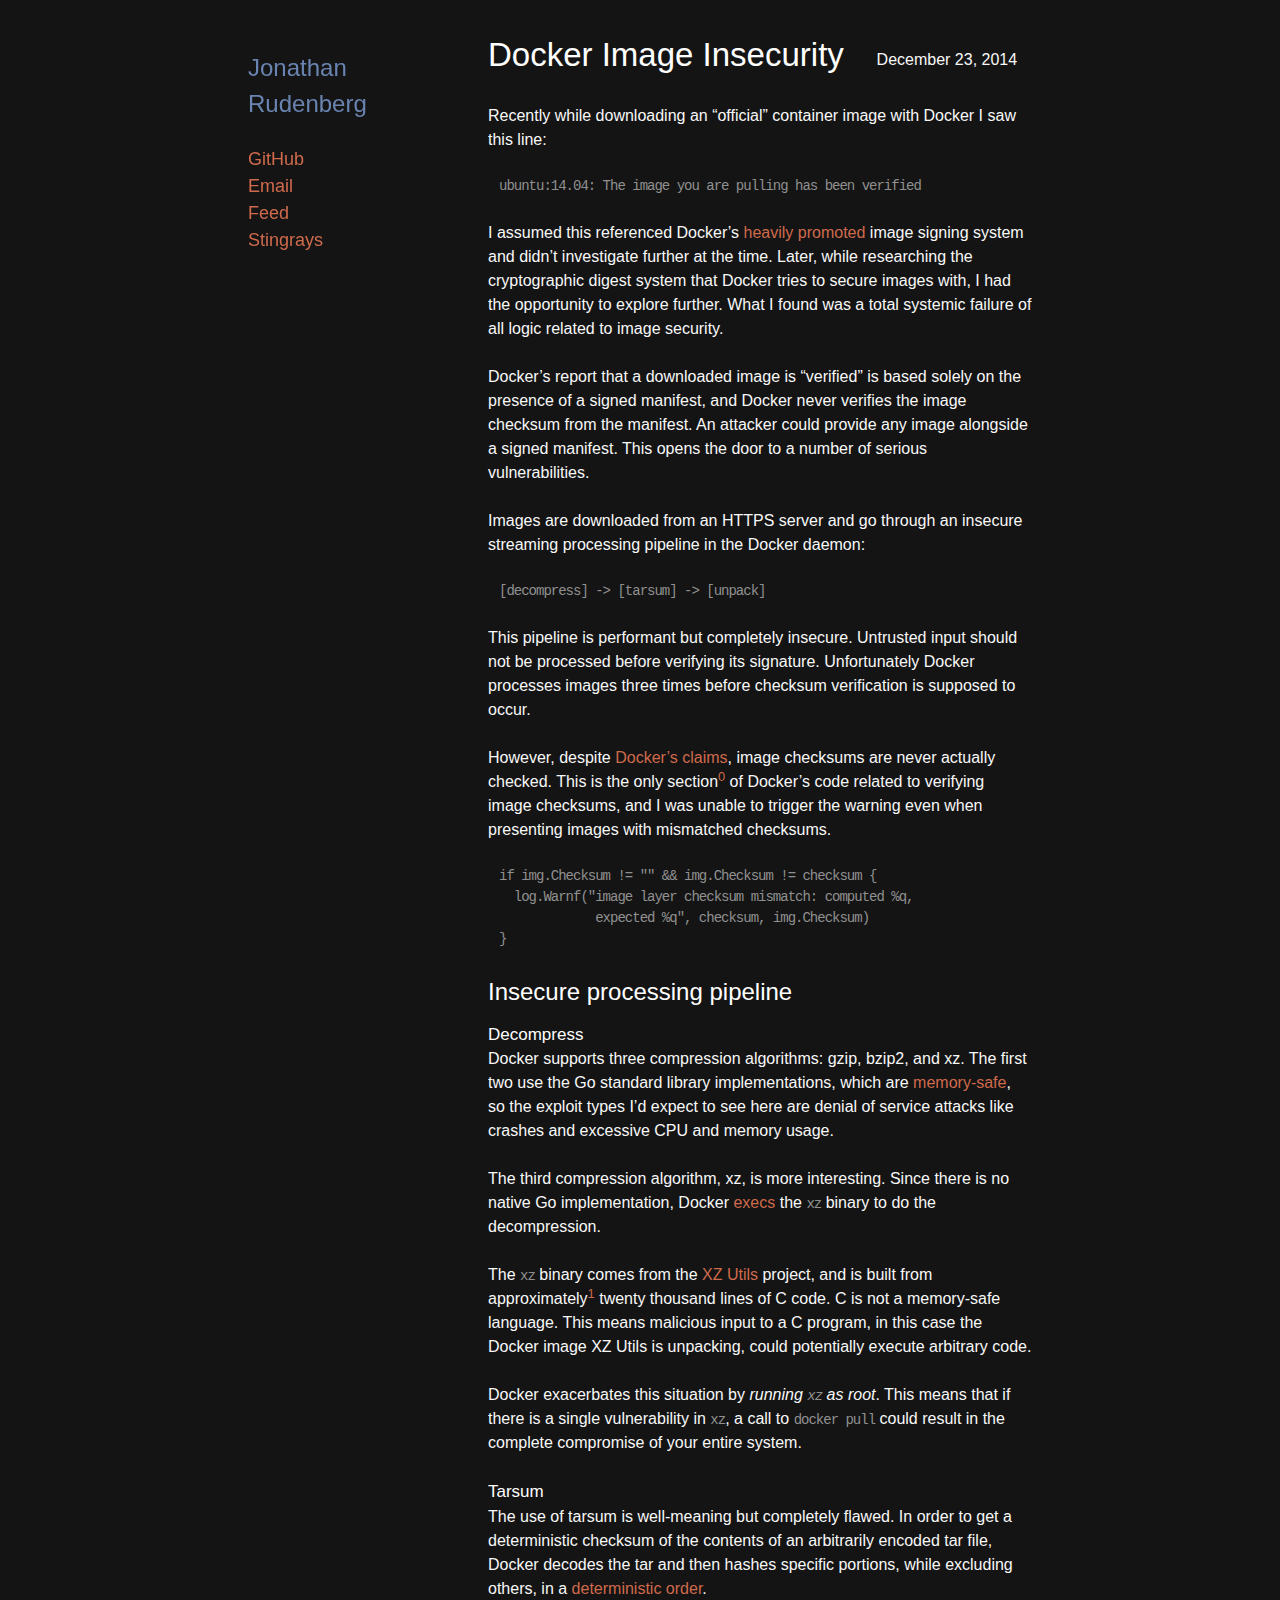
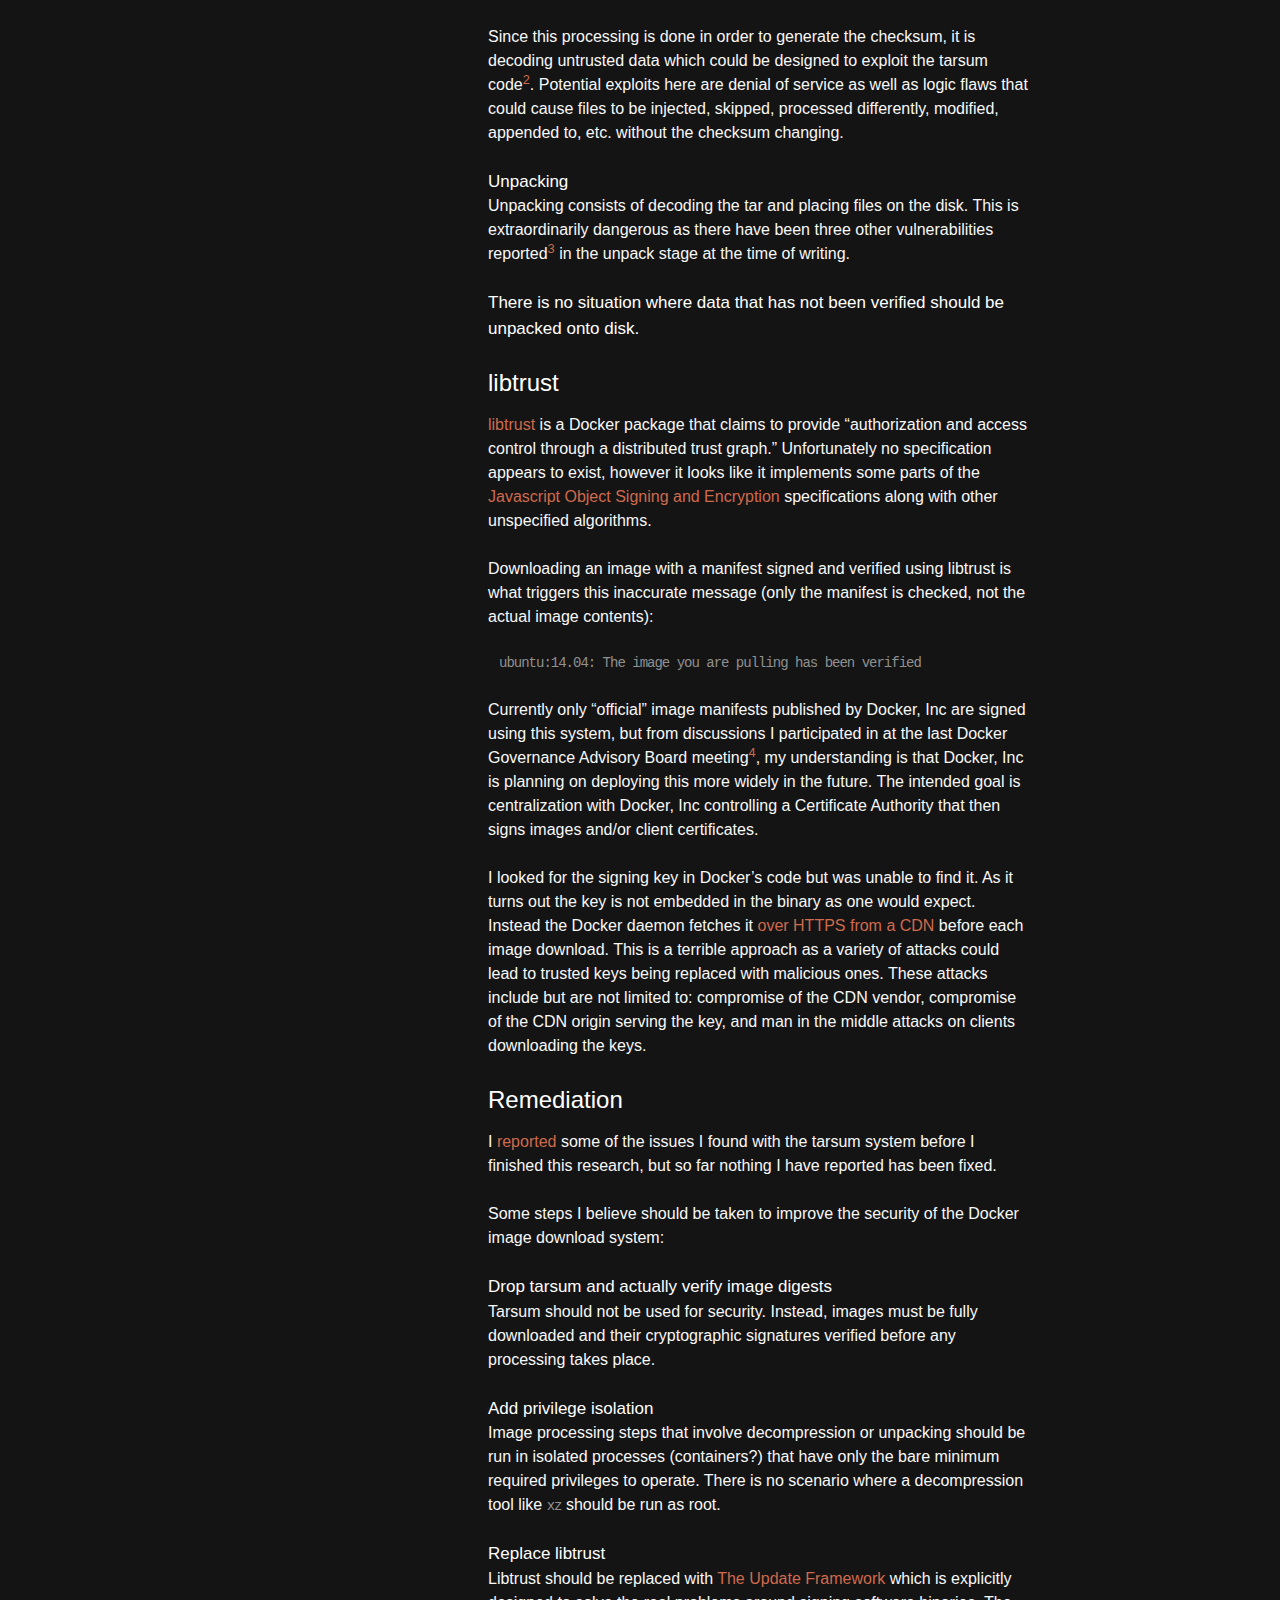
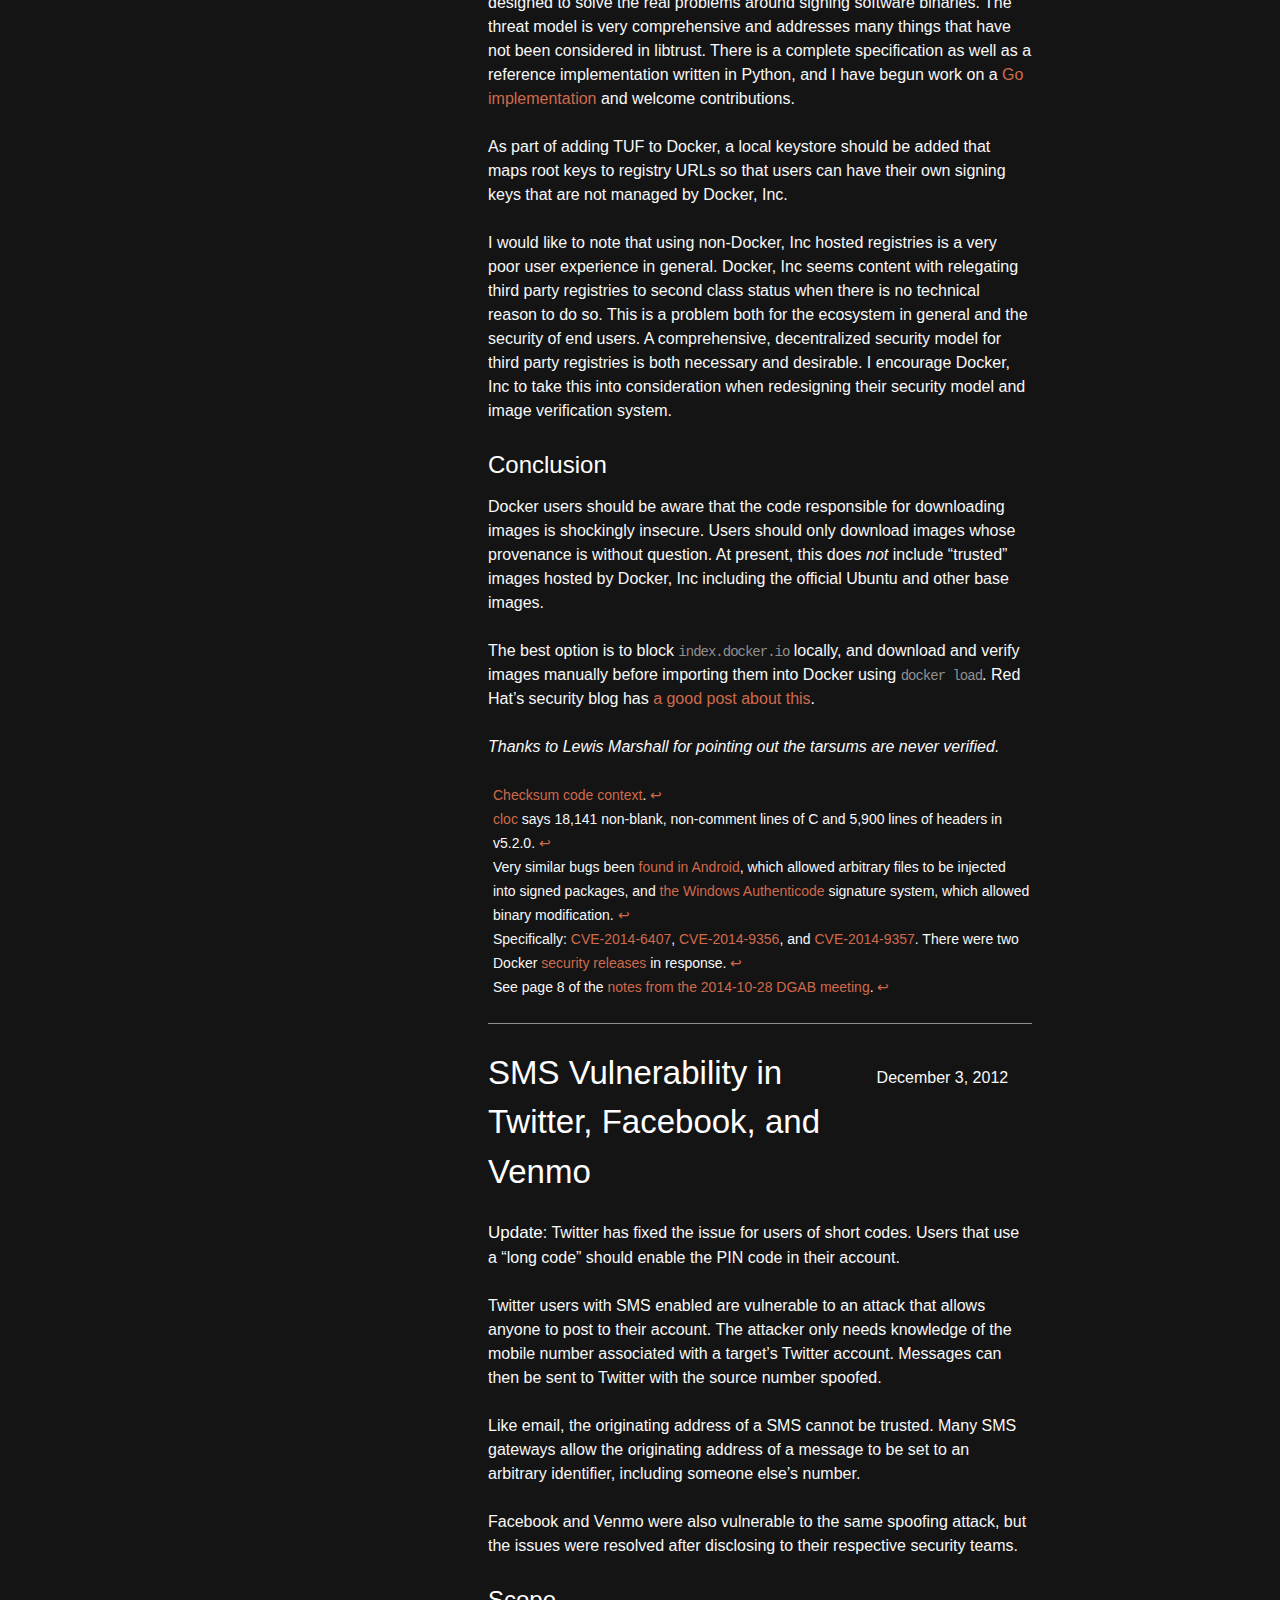
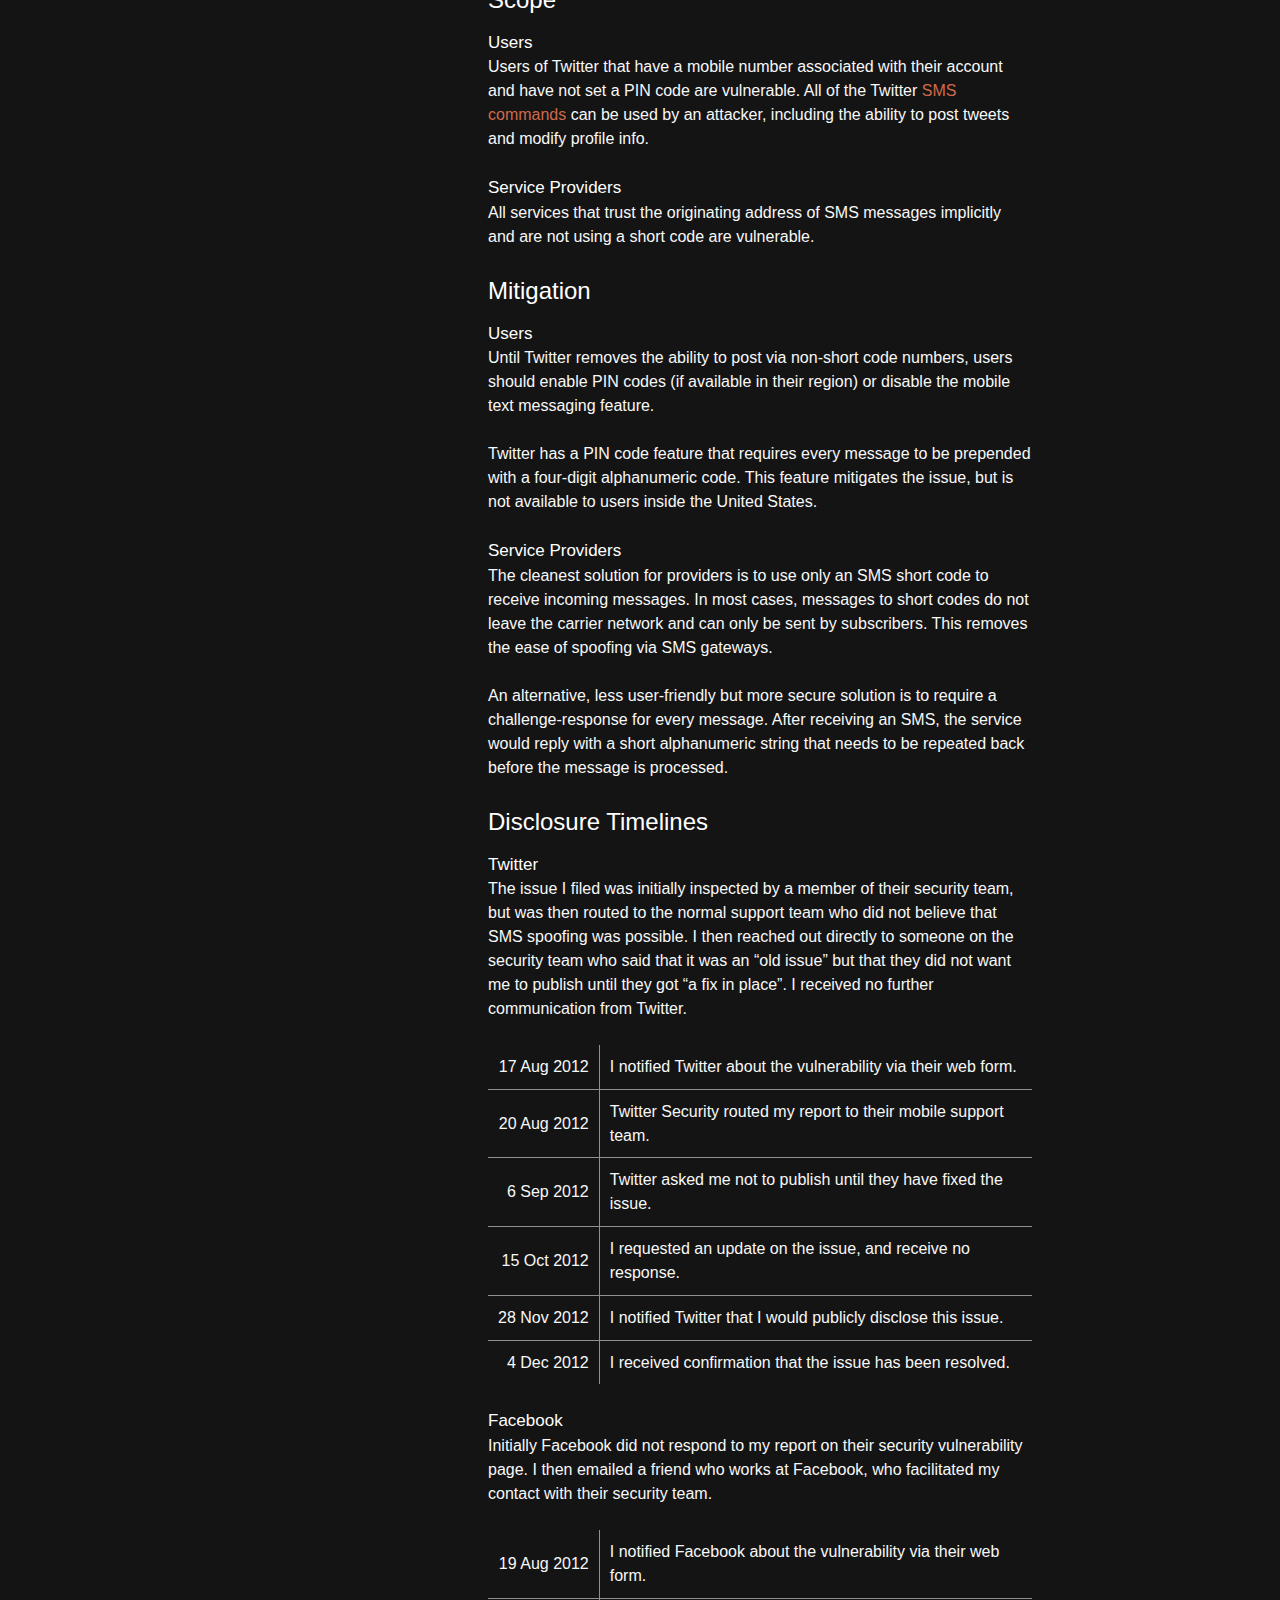
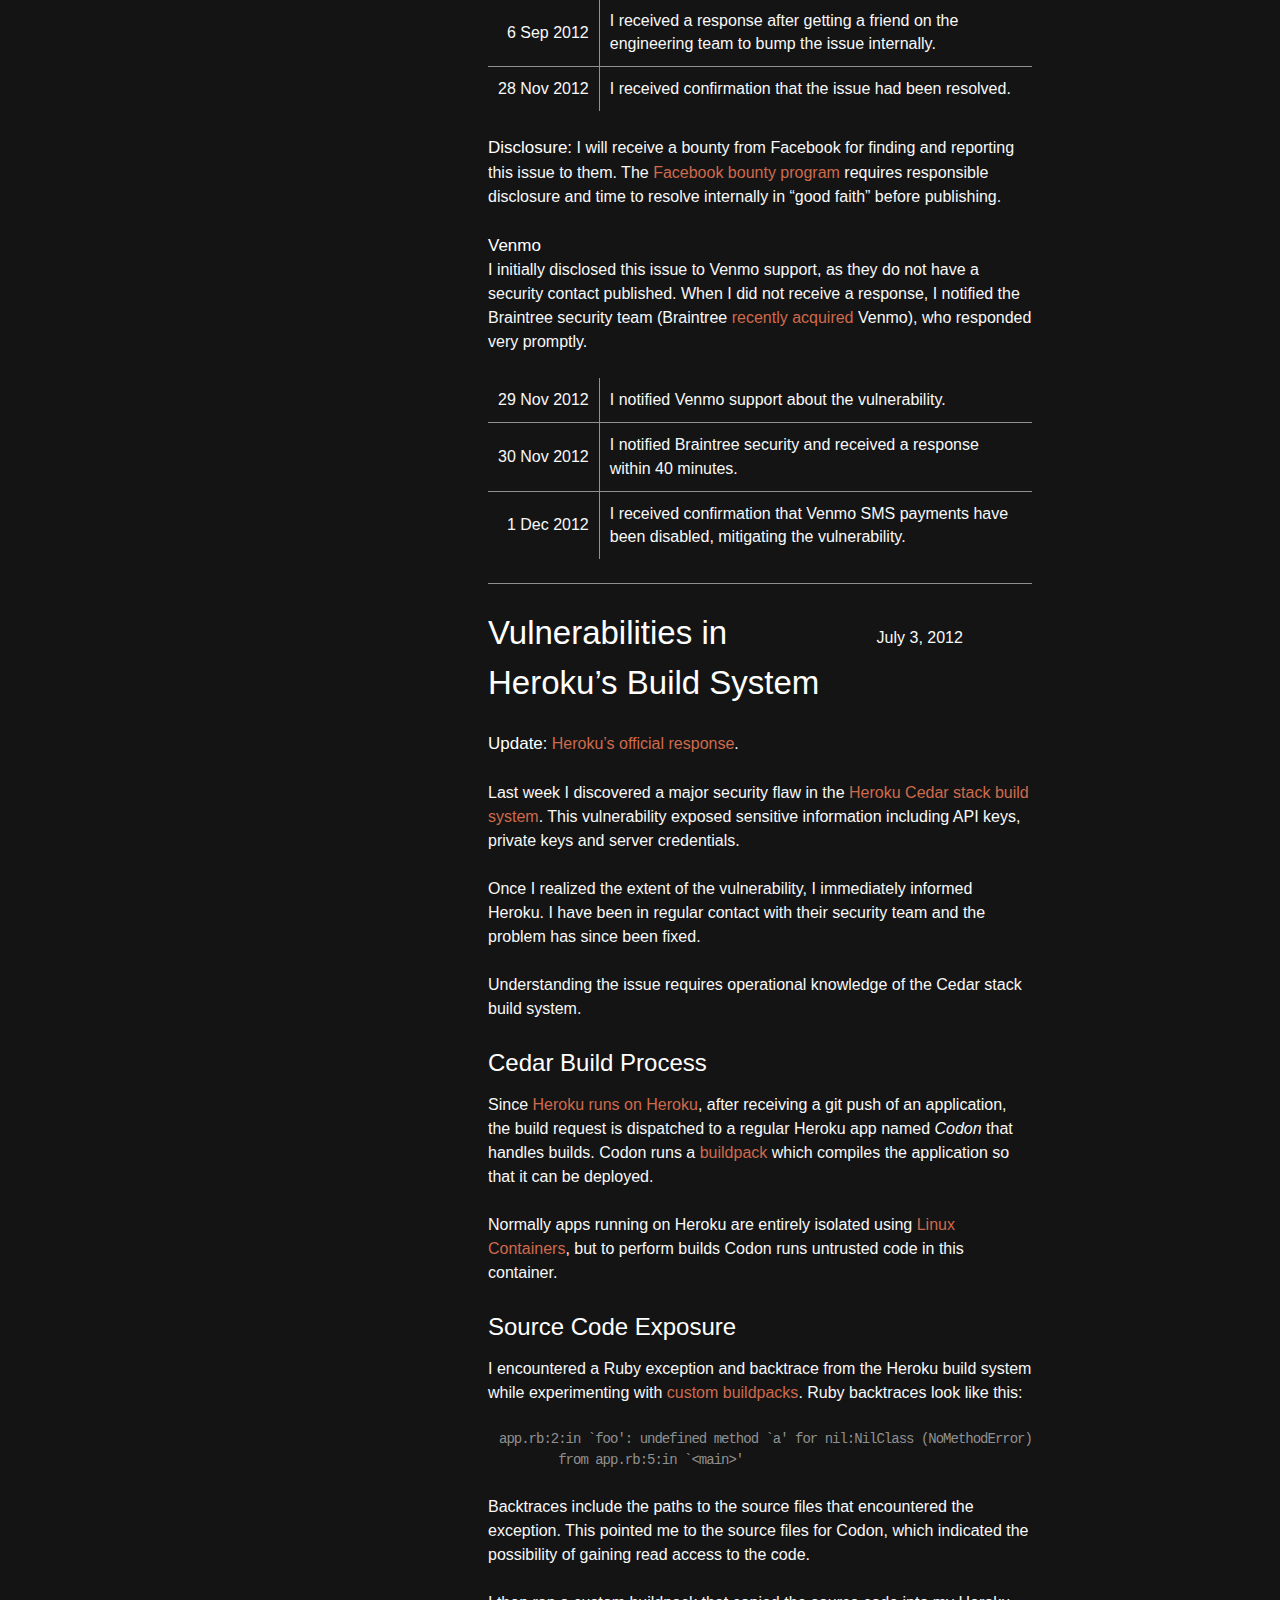
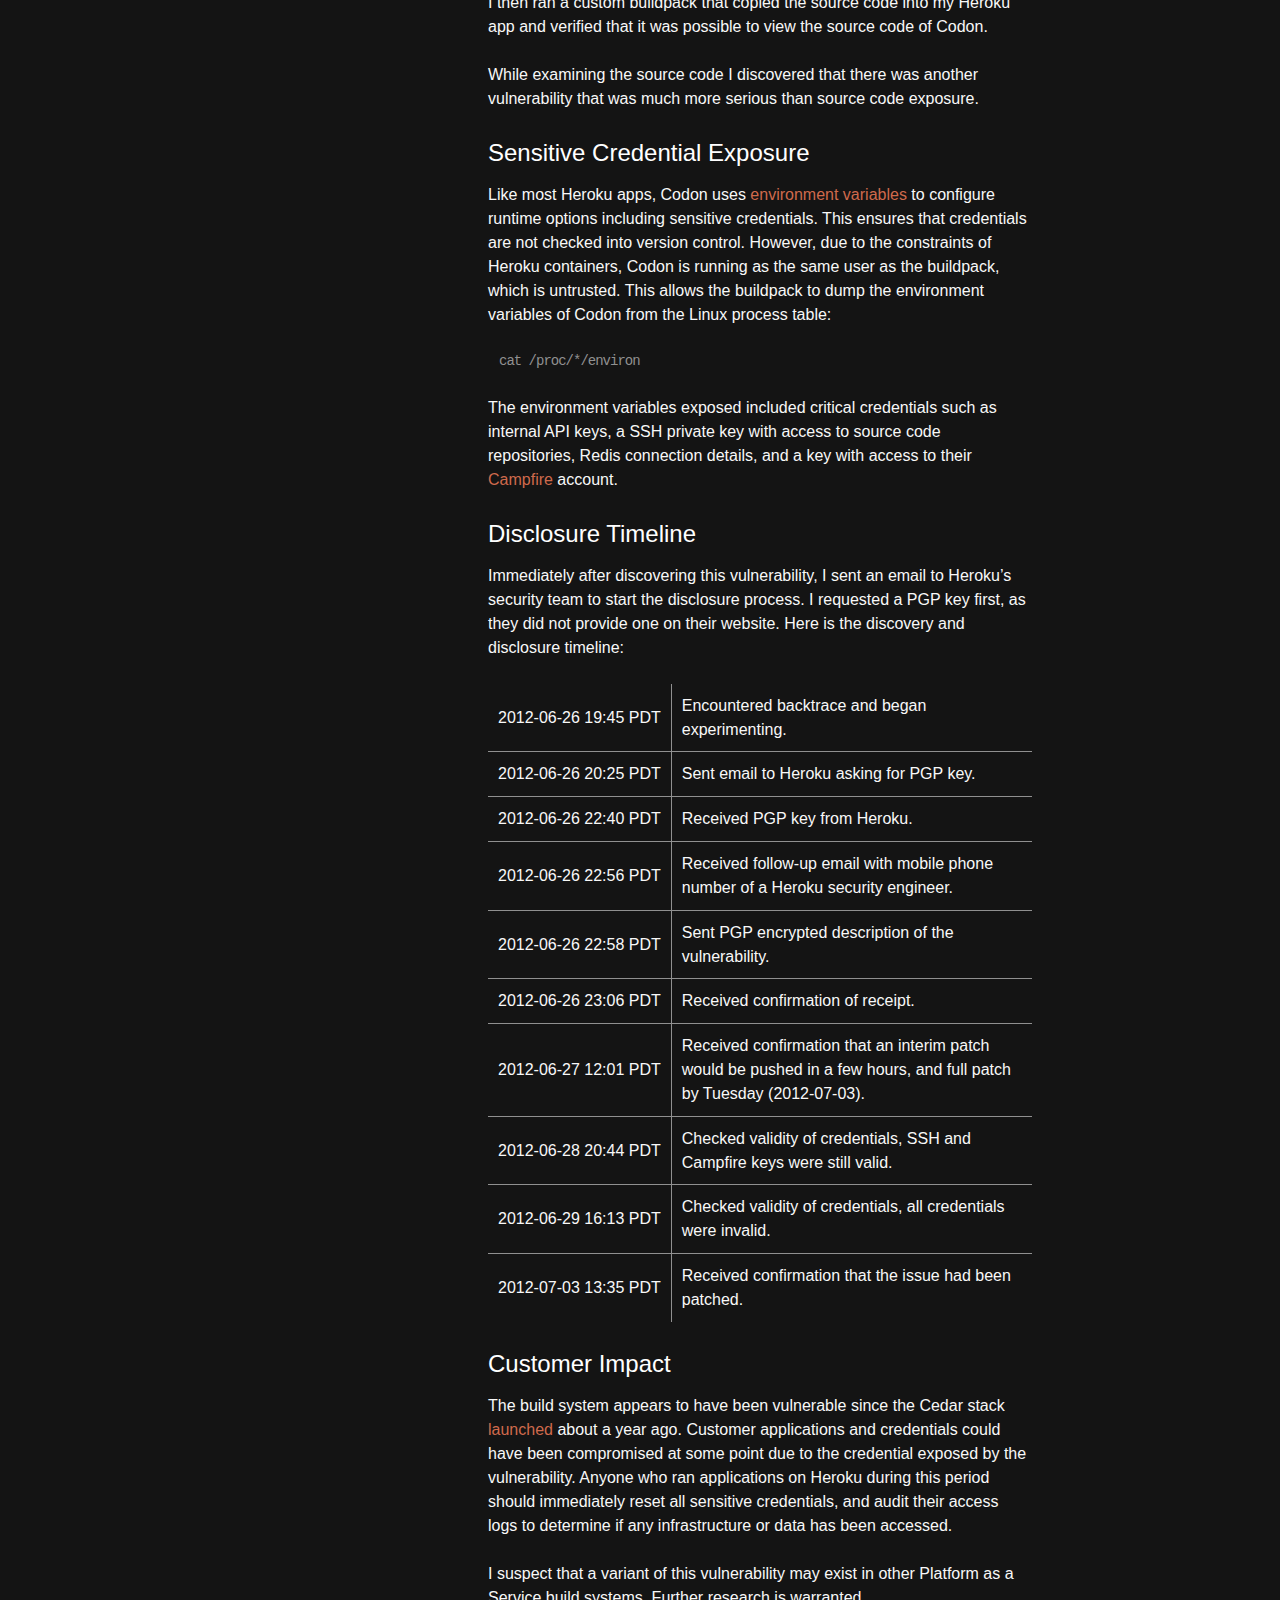
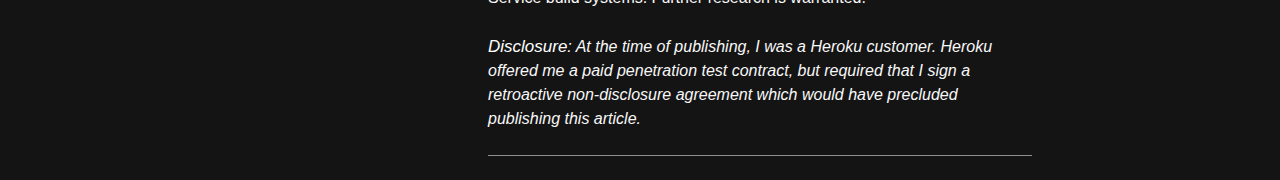
<file: index.html>
<!DOCTYPE html>
<html lang="en">
  <head><meta content="width=device-width, initial-scale=1.0" name="viewport" />
    <meta charset="utf-8" />
    <meta content="Jonathan Rudenberg" name="author" />
    <title>Jonathan Rudenberg</title>
    <link href="/assets/styles/stylesheet-cbb924aa137.css" media="screen" rel="stylesheet" type="text/css" />
    <link href="/posts.xml" rel="alternate" title="Atom feed" type="application/atom+xml" />
    <script src="//use.typekit.com/dcx3rfw.js" type="text/javascript"></script>
    <script type="text/javascript">try{Typekit.load();}catch(e){}</script>
    <script type="text/javascript">(function(i,s,o,g,r,a,m){i['GoogleAnalyticsObject']=r;i[r]=i[r]||function(){
      (i[r].q=i[r].q||[]).push(arguments)},i[r].l=1*new Date();a=s.createElement(o),
      m=s.getElementsByTagName(o)[0];a.async=1;a.src=g;m.parentNode.insertBefore(a,m)
      })(window,document,'script','//www.google-analytics.com/analytics.js','ga');
      
      ga('create', 'UA-33075837-1', 'auto', { 'siteSpeedSampleRate': 100 });
      ga('set', 'anonymizeIp', true);
      ga('send', 'pageview');</script></head>
  <body>
    <div id="content"><div id="about-box">
        <a class="home" href="/" rel="author">Jonathan Rudenberg</a>
        <ul>
          <li><a href="https://github.com/titanous">GitHub</a></li>
          <li><a href="mailto:jonathan@titanous.com">Email</a></li>
          <li><a href="/posts.xml">Feed</a></li>
          <li><a href="/dsp-stingrays">Stingrays</a></li>
        </ul>
      </div><div id="main"><article>
  <h1><a href="/posts/docker-insecurity">Docker Image Insecurity</a></h1>
  <date datetime="2014-12-23T11:30:00-04:00" pubdate="pubdate" title="2014-12-23 11:30 ">December 23, 2014</date><p>Recently while downloading an “official” container image with Docker I saw this line:</p>

<pre><code>ubuntu:14.04: The image you are pulling has been verified
</code></pre>

<p>I assumed this referenced Docker’s <a href="https://blog.docker.com/2014/10/docker-1-3-signed-images-process-injection-security-options-mac-shared-directories/">heavily
promoted</a>
image signing system and didn’t investigate further at the time. Later, while
researching the cryptographic digest system that Docker tries to secure images
with, I had the opportunity to explore further. What I found was a total
systemic failure of all logic related to image security.</p>

<p>Docker’s report that a downloaded image is “verified” is based solely on the
presence of a signed manifest, and Docker never verifies the image checksum from
the manifest. An attacker could provide any image alongside a signed manifest.
This opens the door to a number of serious vulnerabilities.</p>

<p>Images are downloaded from an HTTPS server and go through an insecure streaming
processing pipeline in the Docker daemon:</p>

<pre><code>[decompress] -&gt; [tarsum] -&gt; [unpack]
</code></pre>

<p>This pipeline is performant but completely insecure. Untrusted input should not
be processed before verifying its signature. Unfortunately Docker processes
images three times before checksum verification is supposed to occur.</p>

<p>However, despite <a href="https://blog.docker.com/2014/10/docker-1-3-signed-images-process-injection-security-options-mac-shared-directories/">Docker’s
claims</a>,
image checksums are never actually checked. This is the only section<sup id="fnref:0" role="doc-noteref"><a href="#fn:0" class="footnote">0</a></sup> of
Docker’s code related to verifying image checksums, and I was unable to trigger
the warning even when presenting images with mismatched checksums.</p>

<pre><code>if img.Checksum != "" &amp;&amp; img.Checksum != checksum {
  log.Warnf("image layer checksum mismatch: computed %q,
             expected %q", checksum, img.Checksum)
}
</code></pre>

<h2 id="insecure-processing-pipeline">Insecure processing pipeline</h2>

<h3 id="decompress">Decompress</h3>

<p>Docker supports three compression algorithms: gzip, bzip2, and xz. The first two
use the Go standard library implementations, which are
<a href="https://en.wikipedia.org/wiki/Memory_safety">memory-safe</a>, so the exploit
types I’d expect to see here are denial of service attacks like crashes and
excessive CPU and memory usage.</p>

<p>The third compression algorithm, xz, is more interesting. Since there is no
native Go implementation, Docker
<a href="https://github.com/docker/docker/blob/0874f9ab77a7957633cd835241a76ee4406196d8/pkg/archive/archive.go#L91-L95">execs</a>
the <code>xz</code> binary to do the decompression.</p>

<p>The <code>xz</code> binary comes from the <a href="http://tukaani.org/xz/">XZ Utils</a> project, and
is built from approximately<sup id="fnref:1" role="doc-noteref"><a href="#fn:1" class="footnote">1</a></sup> twenty thousand lines of C code. C is not
a memory-safe language. This means malicious input to a C program, in this case
the Docker image XZ Utils is unpacking, could potentially execute arbitrary
code.</p>

<p>Docker exacerbates this situation by <em>running <code>xz</code> as root</em>. This means that if
there is a single vulnerability in <code>xz</code>, a call to <code>docker pull</code> could result in
the complete compromise of your entire system.</p>

<h3 id="tarsum">Tarsum</h3>

<p>The use of tarsum is well-meaning but completely flawed. In order to get
a deterministic checksum of the contents of an arbitrarily encoded tar file,
Docker decodes the tar and then hashes specific portions, while excluding
others, in a <a href="https://github.com/docker/docker/blob/0874f9ab77a7957633cd835241a76ee4406196d8/pkg/tarsum/tarsum_spec.md">deterministic
order</a>.</p>

<p>Since this processing is done in order to generate the checksum, it is decoding
untrusted data which could be designed to exploit the tarsum code<sup id="fnref:2" role="doc-noteref"><a href="#fn:2" class="footnote">2</a></sup>. Potential
exploits here are denial of service as well as logic flaws that could cause
files to be injected, skipped, processed differently, modified, appended to,
etc. without the checksum changing.</p>

<h3 id="unpacking">Unpacking</h3>

<p>Unpacking consists of decoding the tar and placing files on the disk. This is
extraordinarily dangerous as there have been three other vulnerabilities
reported<sup id="fnref:3" role="doc-noteref"><a href="#fn:3" class="footnote">3</a></sup> in the unpack stage at the time of writing.</p>

<p><strong>There is no situation where data that has not been verified should be unpacked
onto disk.</strong></p>

<h2 id="libtrust">libtrust</h2>

<p><a href="https://github.com/docker/libtrust">libtrust</a> is a Docker package that claims
to provide “authorization and access control through a distributed trust graph.”
Unfortunately no specification appears to exist, however it looks like it
implements some parts of the <a href="https://tools.ietf.org/html/draft-ietf-jose-json-web-signature-11">Javascript Object Signing and
Encryption</a>
specifications along with other unspecified algorithms.</p>

<p>Downloading an image with a manifest signed and verified using libtrust is what
triggers this inaccurate message (only the manifest is checked, not the actual
image contents):</p>

<pre><code>ubuntu:14.04: The image you are pulling has been verified
</code></pre>

<p>Currently only “official” image manifests published by Docker, Inc are signed
using this system, but from discussions I participated in at the last Docker
Governance Advisory Board meeting<sup id="fnref:4" role="doc-noteref"><a href="#fn:4" class="footnote">4</a></sup>, my understanding is that Docker, Inc is
planning on deploying this more widely in the future. The intended goal is
centralization with Docker, Inc controlling a Certificate Authority that then
signs images and/or client certificates.</p>

<p>I looked for the signing key in Docker’s code but was unable to find it. As it
turns out the key is not embedded in the binary as one would expect. Instead the
Docker daemon fetches it <a href="https://github.com/docker/docker/blob/0874f9ab77a7957633cd835241a76ee4406196d8/trust/trusts.go#L38">over HTTPS from
a CDN</a>
before each image download. This is a terrible approach as a variety of attacks
could lead to trusted keys being replaced with malicious ones. These attacks
include but are not limited to: compromise of the CDN vendor, compromise of the
CDN origin serving the key, and man in the middle attacks on clients downloading
the keys.</p>

<h2 id="remediation">Remediation</h2>

<p>I <a href="https://github.com/docker/docker/issues/9719">reported</a> some of the issues
I found with the tarsum system before I finished this research, but so far
nothing I have reported has been fixed.</p>

<p>Some steps I believe should be taken to improve the security of the Docker image
download system:</p>

<h3 id="drop-tarsum-and-actually-verify-image-digests">Drop tarsum and actually verify image digests</h3>

<p>Tarsum should not be used for security. Instead, images must be fully downloaded
and their cryptographic signatures verified before any processing takes place.</p>

<h3 id="add-privilege-isolation">Add privilege isolation</h3>

<p>Image processing steps that involve decompression or unpacking should be run in
isolated processes (containers?) that have only the bare minimum required
privileges to operate. There is no scenario where a decompression tool like <code>xz</code>
should be run as root.</p>

<h3 id="replace-libtrust">Replace libtrust</h3>

<p>Libtrust should be replaced with <a href="http://theupdateframework.com/">The Update
Framework</a> which is explicitly designed to solve
the real problems around signing software binaries. The threat model is very
comprehensive and addresses many things that have not been considered in
libtrust. There is a complete specification as well as a reference
implementation written in Python, and I have begun work on a <a href="https://github.com/flynn/go-tuf">Go
implementation</a> and welcome contributions.</p>

<p>As part of adding TUF to Docker, a local keystore should be added that maps root
keys to registry URLs so that users can have their own signing keys that are not
managed by Docker, Inc.</p>

<p>I would like to note that using non-Docker, Inc hosted registries is a very poor
user experience in general. Docker, Inc seems content with relegating third
party registries to second class status when there is no technical reason to do
so. This is a problem both for the ecosystem in general and the security of end
users. A comprehensive, decentralized security model for third party registries
is both necessary and desirable. I encourage Docker, Inc to take this into
consideration when redesigning their security model and image verification
system.</p>

<h2 id="conclusion">Conclusion</h2>

<p>Docker users should be aware that the code responsible for downloading images is
shockingly insecure. Users should only download images whose provenance is
without question. At present, this does <em>not</em> include “trusted” images hosted by
Docker, Inc including the official Ubuntu and other base images.</p>

<p>The best option is to block <code>index.docker.io</code> locally, and download and verify
images manually before importing them into Docker using <code>docker load</code>. Red Hat’s
security blog has <a href="https://securityblog.redhat.com/2014/12/18/before-you-initiate-a-docker-pull/">a good post about
this</a>.</p>

<p><em>Thanks to Lewis Marshall for pointing out the tarsums are never verified.</em></p>

<div class="footnotes" role="doc-endnotes">
  <ol start="0">
    <li id="fn:0" role="doc-endnote">
      <p><a href="https://github.com/docker/docker/blob/0874f9ab77a7957633cd835241a76ee4406196d8/image/image.go#L114-L116">Checksum code context</a>. <a href="#fnref:0" class="reversefootnote" role="doc-backlink">&#8617;</a></p>
    </li>
    <li id="fn:1" role="doc-endnote">
      <p><a href="http://cloc.sourceforge.net/">cloc</a> says 18,141 non-blank, non-comment lines of C and 5,900 lines of headers in v5.2.0. <a href="#fnref:1" class="reversefootnote" role="doc-backlink">&#8617;</a></p>
    </li>
    <li id="fn:2" role="doc-endnote">
      <p>Very similar bugs been <a href="http://www.saurik.com/id/17">found in Android</a>, which allowed arbitrary files to be injected into signed packages, and <a href="http://blogs.technet.com/b/srd/archive/2013/12/10/ms13-098-update-to-enhance-the-security-of-authenticode.aspx">the Windows Authenticode</a> signature system, which allowed binary modification. <a href="#fnref:2" class="reversefootnote" role="doc-backlink">&#8617;</a></p>
    </li>
    <li id="fn:3" role="doc-endnote">
      <p>Specifically: <a href="https://web.nvd.nist.gov/view/vuln/detail?vulnId=CVE-2014-6407">CVE-2014-6407</a>, <a href="https://web.nvd.nist.gov/view/vuln/detail?vulnId=CVE-2014-9356">CVE-2014-9356</a>, and <a href="https://web.nvd.nist.gov/view/vuln/detail?vulnId=CVE-2014-9357">CVE-2014-9357</a>. There were two Docker <a href="https://groups.google.com/forum/#!msg/docker-user/IrjXTHA6jJc/ZToMGL2yG_AJ">security</a> <a href="https://groups.google.com/d/topic/docker-user/nFAz-B-n4Bw/discussion">releases</a> in response. <a href="#fnref:3" class="reversefootnote" role="doc-backlink">&#8617;</a></p>
    </li>
    <li id="fn:4" role="doc-endnote">
      <p>See page 8 of the <a href="https://docs.google.com/document/d/1JfWNzfwptsMgSx82QyWH_Aj0DRKyZKxYQ1aursxNorg/edit?pli=1">notes from the 2014-10-28 DGAB meeting</a>. <a href="#fnref:4" class="reversefootnote" role="doc-backlink">&#8617;</a></p>
    </li>
  </ol>
</div>
</article><article>
  <h1><a href="/posts/twitter-facebook-venmo-sms-spoofing">SMS Vulnerability in Twitter, Facebook, and Venmo</a></h1>
  <date datetime="2012-12-03T12:25:00-04:00" pubdate="pubdate" title="2012-12-03 12:25 ">December 3, 2012</date><p><strong>Update</strong>: Twitter has fixed the issue for users of short codes. Users that use
  a “long code” should enable the PIN code in their account.</p>
  
  <p>Twitter users with SMS enabled are vulnerable to an attack that allows anyone to
  post to their account. The attacker only needs knowledge of the mobile number
  associated with a target’s Twitter account. Messages can then be sent to Twitter
  with the source number spoofed.</p>
  
  <p>Like email, the originating address of a SMS cannot be trusted. Many SMS
  gateways allow the originating address of a message to be set to an arbitrary
  identifier, including someone else’s number.</p>
  
  <p>Facebook and Venmo were also vulnerable to the same spoofing attack, but
  the issues were resolved after disclosing to their respective security teams.</p>
  
  <h2 id="scope">Scope</h2>
  
  <h3 id="users">Users</h3>
  
  <p>Users of Twitter that have a mobile number associated with their account and
  have not set a PIN code are vulnerable. All of the Twitter <a href="http://support.twitter.com/articles/14020-twitter-sms-commands">SMS
  commands</a> can be
  used by an attacker, including the ability to post tweets and modify profile
  info.</p>
  
  <h3 id="service-providers">Service Providers</h3>
  
  <p>All services that trust the originating address of SMS messages implicitly and
  are not using a short code are vulnerable.</p>
  
  <h2 id="mitigation">Mitigation</h2>
  
  <h3 id="users-1">Users</h3>
  
  <p>Until Twitter removes the ability to post via non-short code numbers, users
  should enable PIN codes (if available in their region) or disable the mobile
  text messaging feature.</p>
  
  <p>Twitter has a PIN code feature that requires every message to be prepended
  with a four-digit alphanumeric code. This feature mitigates the issue, but is
  not available to users inside the United States.</p>
  
  <h3 id="service-providers-1">Service Providers</h3>
  
  <p>The cleanest solution for providers is to use only an SMS short code to receive
  incoming messages. In most cases, messages to short codes do not leave the
  carrier network and can only be sent by subscribers. This removes the ease of
  spoofing via SMS gateways.</p>
  
  <p>An alternative, less user-friendly but more secure solution is to require
  a challenge-response for every message. After receiving an SMS, the service
  would reply with a short alphanumeric string that needs to be repeated back
  before the message is processed.</p>
  
  <h2 id="disclosure-timelines">Disclosure Timelines</h2>
  
  <h3 id="twitter">Twitter</h3>
  
  <p>The issue I filed was initially inspected by a member of their security team,
  but was then routed to the normal support team who did not believe that SMS
  spoofing was possible. I then reached out directly to someone on the security
  team who said that it was an “old issue” but that they did not want me to
  publish until they got “a fix in place”. I received no further communication
  from Twitter.</p>
  
  <table>
    <tbody>
      <tr>
        <td>17 Aug 2012</td>
        <td>I notified Twitter about the vulnerability via their web form.</td>
      </tr>
      <tr>
        <td>20 Aug 2012</td>
        <td>Twitter Security routed my report to their mobile support team.</td>
      </tr>
      <tr>
        <td>6 Sep 2012</td>
        <td>Twitter asked me not to publish until they have fixed the issue.</td>
      </tr>
      <tr>
        <td>15 Oct 2012</td>
        <td>I requested an update on the issue, and receive no response.</td>
      </tr>
      <tr>
        <td>28 Nov 2012</td>
        <td>I notified Twitter that I would publicly disclose this issue.</td>
      </tr>
      <tr>
        <td>4 Dec 2012</td>
        <td>I received confirmation that the issue has been resolved.</td>
      </tr>
    </tbody>
  </table>
  
  <h3 id="facebook">Facebook</h3>
  
  <p>Initially Facebook did not respond to my report on their security vulnerability
  page. I then emailed a friend who works at Facebook, who facilitated my contact
  with their security team.</p>
  
  <table>
    <tbody>
      <tr>
        <td>19 Aug 2012</td>
        <td>I notified Facebook about the vulnerability via their web form.</td>
      </tr>
      <tr>
        <td>6 Sep 2012</td>
        <td>I received a response after getting a friend on the engineering team to bump the issue internally.</td>
      </tr>
      <tr>
        <td>28 Nov 2012</td>
        <td>I received confirmation that the issue had been resolved.</td>
      </tr>
    </tbody>
  </table>
  
  <p><strong>Disclosure:</strong> I will receive a bounty from Facebook for finding and reporting
  this issue to them. The <a href="https://www.facebook.com/whitehat/bounty/">Facebook bounty
  program</a> requires responsible
  disclosure and time to resolve internally in “good faith” before publishing.</p>
  
  <h3 id="venmo">Venmo</h3>
  
  <p>I initially disclosed this issue to Venmo support, as they do not have
  a security contact published. When I did not receive a response, I notified the
  Braintree security team (Braintree <a href="http://blog.venmo.com/post/29565341097/venmo-joins-braintree">recently
  acquired</a> Venmo),
  who responded very promptly.</p>
  
  <table>
    <tbody>
      <tr>
        <td>29 Nov 2012</td>
        <td>I notified Venmo support about the vulnerability.</td>
      </tr>
      <tr>
        <td>30 Nov 2012</td>
        <td>I notified Braintree security and received a response within 40 minutes.</td>
      </tr>
      <tr>
        <td>1 Dec 2012</td>
        <td>I received confirmation that Venmo SMS payments have been disabled, mitigating the vulnerability.</td>
      </tr>
    </tbody>
  </table>
  </article><article>
  <h1><a href="/posts/vulnerabilities-in-heroku-build-system">Vulnerabilities in Heroku’s Build System</a></h1>
  <date datetime="2012-07-03T16:45:00-04:00" pubdate="pubdate" title="2012-07-03 16:45 EDT">July 3, 2012</date><p><strong>Update</strong>: <a href="http://blog.heroku.com/archives/2012/7/3/codon_security_issue_and_response/">Heroku’s official response</a>.</p>

<p>Last week I discovered a major security flaw in the
<a href="http://www.heroku.com/">Heroku</a> <a href="https://devcenter.heroku.com/articles/cedar">Cedar
stack</a> <a href="https://devcenter.heroku.com/articles/slug-compiler">build
system</a>. This vulnerability
exposed sensitive information including API keys, private keys and server
credentials.</p>

<p>Once I realized the extent of the vulnerability, I immediately informed Heroku.
I have been in regular contact with their security team and the problem has
since been fixed.</p>

<p>Understanding the issue requires operational knowledge of the Cedar stack build
system.</p>

<h2 id="cedar-build-process">Cedar Build Process</h2>

<p>Since <a href="http://www.infoq.com/presentations/Running-Heroku-on-Heroku/">Heroku runs on
Heroku</a>, after
receiving a git push of an application, the build request is dispatched to
a regular Heroku app named <em>Codon</em> that handles builds. Codon runs
a <a href="https://devcenter.heroku.com/articles/buildpacks">buildpack</a> which compiles
the application so that it can be deployed.</p>

<p>Normally apps running on Heroku are entirely isolated using <a href="https://en.wikipedia.org/wiki/LXC">Linux
Containers</a>, but to perform builds Codon runs
untrusted code in this container.</p>

<h2 id="source-code-exposure">Source Code Exposure</h2>

<p>I encountered a Ruby exception and backtrace from the Heroku build system while
experimenting with <a href="https://devcenter.heroku.com/articles/buildpack-api">custom
buildpacks</a>. Ruby
backtraces look like this:</p>

<pre><code>app.rb:2:in `foo': undefined method `a' for nil:NilClass (NoMethodError)
        from app.rb:5:in `&lt;main&gt;'
</code></pre>

<p>Backtraces include the paths to the source files that encountered the exception.
This pointed me to the source files for Codon, which indicated the possibility
of gaining read access to the code.</p>

<p>I then ran a custom buildpack that copied the source code into my Heroku app and
verified that it was possible to view the source code of Codon.</p>

<p>While examining the source code I discovered that there was another
vulnerability that was much more serious than source code exposure.</p>

<h2 id="sensitive-credential-exposure">Sensitive Credential Exposure</h2>

<p>Like most Heroku apps, Codon uses <a href="https://en.wikipedia.org/wiki/Environment_variable">environment
variables</a> to configure
runtime options including sensitive credentials. This ensures that credentials
are not checked into version control. However, due to the constraints of Heroku
containers, Codon is running as the same user as the buildpack, which is
untrusted. This allows the buildpack to dump the environment variables of Codon
from the Linux process table:</p>

<pre><code>cat /proc/*/environ
</code></pre>

<p>The environment variables exposed included critical credentials such as internal
API keys, a SSH private key with access to source code repositories, Redis
connection details, and a key with access to their
<a href="http://campfirenow.com/">Campfire</a> account.</p>

<h2 id="disclosure-timeline">Disclosure Timeline</h2>

<p>Immediately after discovering this vulnerability, I sent an email to Heroku’s
security team to start the disclosure process. I requested a PGP key first, as
they did not provide one on their website. Here is the discovery and disclosure
timeline:</p>

<table>
  <tbody>
    <tr>
      <td>2012-06-26 19:45 PDT</td>
      <td>Encountered backtrace and began experimenting.</td>
    </tr>
    <tr>
      <td>2012-06-26 20:25 PDT</td>
      <td>Sent email to Heroku asking for PGP key.</td>
    </tr>
    <tr>
      <td>2012-06-26 22:40 PDT</td>
      <td>Received PGP key from Heroku.</td>
    </tr>
    <tr>
      <td>2012-06-26 22:56 PDT</td>
      <td>Received follow-up email with mobile phone number of a Heroku security engineer.</td>
    </tr>
    <tr>
      <td>2012-06-26 22:58 PDT</td>
      <td>Sent PGP encrypted description of the vulnerability.</td>
    </tr>
    <tr>
      <td>2012-06-26 23:06 PDT</td>
      <td>Received confirmation of receipt.</td>
    </tr>
    <tr>
      <td>2012-06-27 12:01 PDT</td>
      <td>Received confirmation that an interim patch would be pushed in a few hours, and full patch by Tuesday (2012-07-03).</td>
    </tr>
    <tr>
      <td>2012-06-28 20:44 PDT</td>
      <td>Checked validity of credentials, SSH and Campfire keys were still valid.</td>
    </tr>
    <tr>
      <td>2012-06-29 16:13 PDT</td>
      <td>Checked validity of credentials, all credentials were invalid.</td>
    </tr>
    <tr>
      <td>2012-07-03 13:35 PDT</td>
      <td>Received confirmation that the issue had been patched.</td>
    </tr>
  </tbody>
</table>

<h2 id="customer-impact">Customer Impact</h2>

<p>The build system appears to have been vulnerable since the Cedar stack
<a href="http://blog.heroku.com/archives/2011/5/31/celadon_cedar/">launched</a> about
a year ago. Customer applications and credentials could have been compromised at
some point due to the credential exposed by the vulnerability. Anyone who ran
applications on Heroku during this period should immediately reset all sensitive
credentials, and audit their access logs to determine if any infrastructure or
data has been accessed.</p>

<p>I suspect that a variant of this vulnerability may exist in other Platform as
a Service build systems. Further research is warranted.</p>

<p><em><strong>Disclosure</strong>: At the time of publishing, I was a Heroku customer. Heroku offered me a paid
penetration test contract, but required that I sign a retroactive non-disclosure
agreement which would have precluded publishing this article.</em></p>
</article></div>
    </div>
  </body>
</html>
</file>
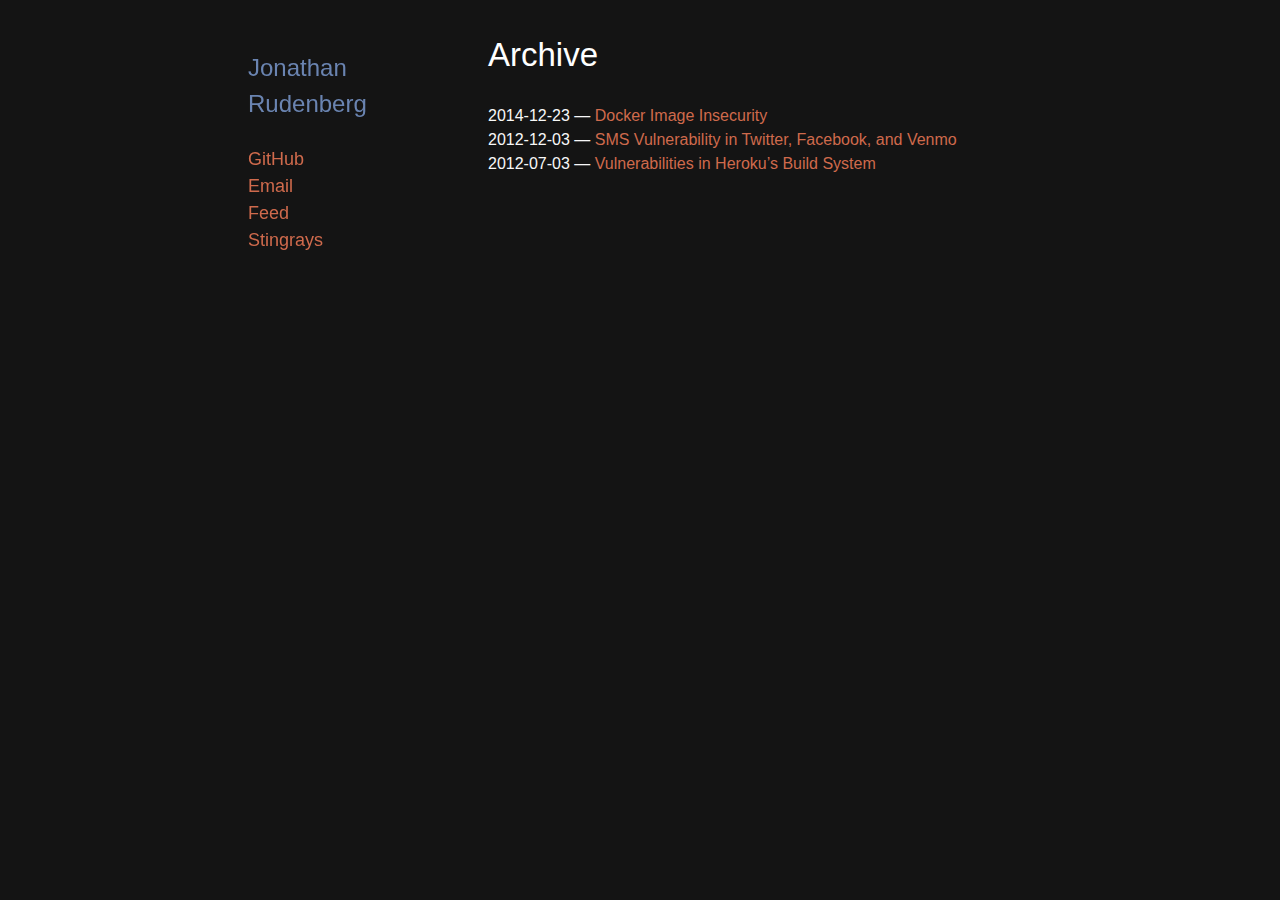
<file: archive.html>
<!DOCTYPE html>
<html lang="en">
  <head><meta content="width=device-width, initial-scale=1.0" name="viewport" />
    <meta charset="utf-8" />
    <meta content="Jonathan Rudenberg" name="author" />
    <title>Archive · Jonathan Rudenberg</title>
    <link href="/assets/styles/stylesheet-cbb924aa137.css" media="screen" rel="stylesheet" type="text/css" />
    <link href="/posts.xml" rel="alternate" title="Atom feed" type="application/atom+xml" />
    <script src="//use.typekit.com/dcx3rfw.js" type="text/javascript"></script>
    <script type="text/javascript">try{Typekit.load();}catch(e){}</script>
    <script type="text/javascript">(function(i,s,o,g,r,a,m){i['GoogleAnalyticsObject']=r;i[r]=i[r]||function(){
      (i[r].q=i[r].q||[]).push(arguments)},i[r].l=1*new Date();a=s.createElement(o),
      m=s.getElementsByTagName(o)[0];a.async=1;a.src=g;m.parentNode.insertBefore(a,m)
      })(window,document,'script','//www.google-analytics.com/analytics.js','ga');
      
      ga('create', 'UA-33075837-1', 'auto', { 'siteSpeedSampleRate': 100 });
      ga('set', 'anonymizeIp', true);
      ga('send', 'pageview');</script></head>
  <body>
    <div id="content"><div id="about-box">
        <a class="home" href="/" rel="author">Jonathan Rudenberg</a>
        <ul>
          <li><a href="https://github.com/titanous">GitHub</a></li>
          <li><a href="mailto:jonathan@titanous.com">Email</a></li>
          <li><a href="/posts.xml">Feed</a></li>
          <li><a href="/dsp-stingrays">Stingrays</a></li>
        </ul>
      </div><div id="main"><h1>Archive</h1>
        <ul>
          <li>2014-12-23 — <a href="/posts/docker-insecurity">Docker Image Insecurity</a>
        </li>
          <li>2012-12-03 — <a href="/posts/twitter-facebook-venmo-sms-spoofing">SMS Vulnerability in Twitter, Facebook, and Venmo</a>
        </li>
          <li>2012-07-03 — <a href="/posts/vulnerabilities-in-heroku-build-system">Vulnerabilities in Heroku’s Build System</a>
        </li>
        </ul></div>
    </div>
  </body>
</html>
</file>
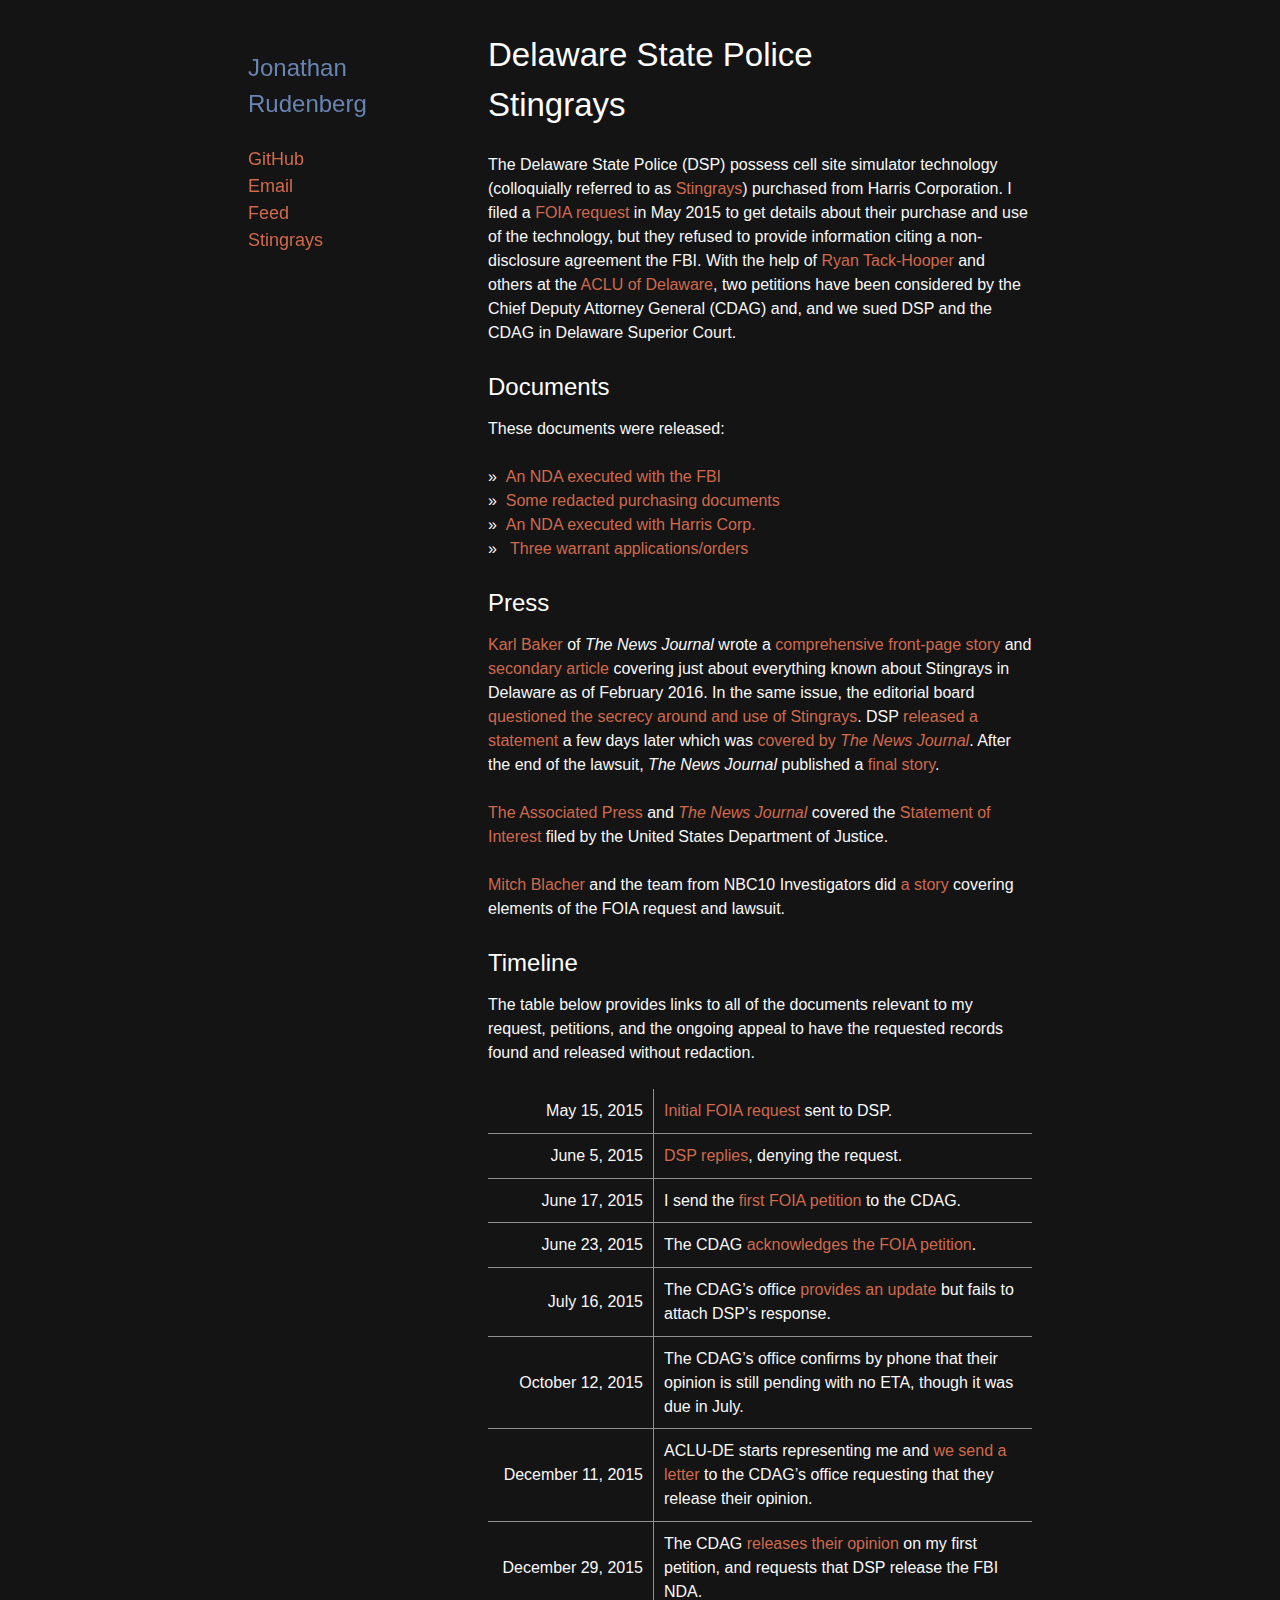
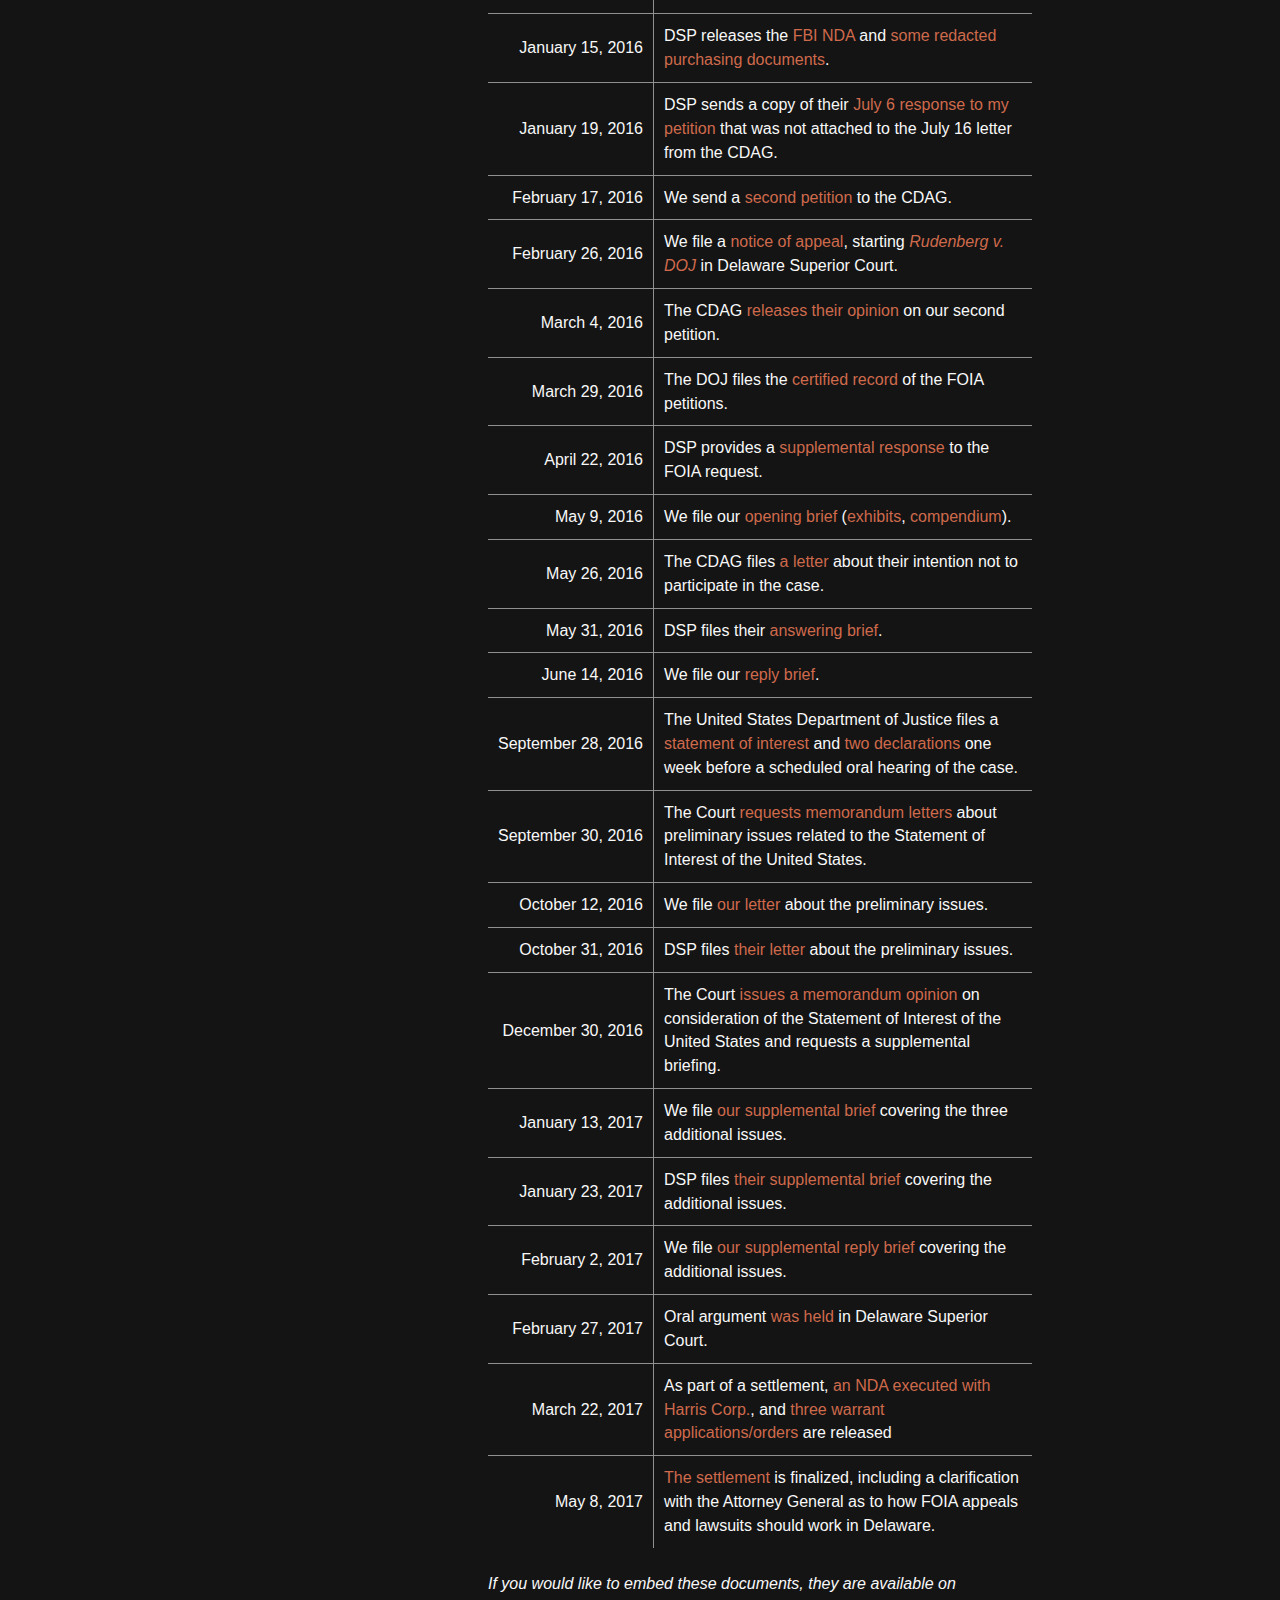
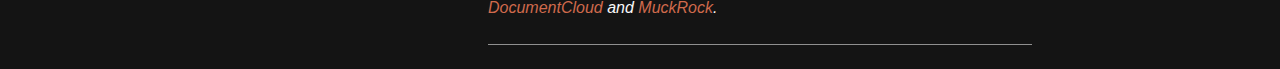
<file: dsp-stingrays.html>
<!DOCTYPE html>
<html lang="en">
  <head><meta content="width=device-width, initial-scale=1.0" name="viewport" />
    <meta charset="utf-8" />
    <meta content="Jonathan Rudenberg" name="author" />
    <title>Delaware State Police Stingrays · Jonathan Rudenberg</title>
    <link href="/assets/styles/stylesheet-cbb924aa137.css" media="screen" rel="stylesheet" type="text/css" />
    <link href="/posts.xml" rel="alternate" title="Atom feed" type="application/atom+xml" />
    <script src="//use.typekit.com/dcx3rfw.js" type="text/javascript"></script>
    <script type="text/javascript">try{Typekit.load();}catch(e){}</script>
    <script type="text/javascript">(function(i,s,o,g,r,a,m){i['GoogleAnalyticsObject']=r;i[r]=i[r]||function(){
      (i[r].q=i[r].q||[]).push(arguments)},i[r].l=1*new Date();a=s.createElement(o),
      m=s.getElementsByTagName(o)[0];a.async=1;a.src=g;m.parentNode.insertBefore(a,m)
      })(window,document,'script','//www.google-analytics.com/analytics.js','ga');
      
      ga('create', 'UA-33075837-1', 'auto', { 'siteSpeedSampleRate': 100 });
      ga('set', 'anonymizeIp', true);
      ga('send', 'pageview');</script><meta content="summary_large_image" name="twitter:card" />
    <meta content="https://titanous.com/assets/images/stingray_ii-cbecbf09a87.jpg" name="og:image" />
    <meta content="@titanous" name="twitter:site" />
    <meta content="@titanous" name="twitter:creator" />
    <meta content="Delaware State Police Stingrays" name="og:title" />
    <meta content="The Delaware State Police possess Stingrays from Harris Corp. I filed a FOIA request and then a lawsuit when they refused to provide information." name="og:description" />
  </head>
  <body>
    <div id="content"><div id="about-box">
        <a class="home" href="/" rel="author">Jonathan Rudenberg</a>
        <ul>
          <li><a href="https://github.com/titanous">GitHub</a></li>
          <li><a href="mailto:jonathan@titanous.com">Email</a></li>
          <li><a href="/posts.xml">Feed</a></li>
          <li><a href="/dsp-stingrays">Stingrays</a></li>
        </ul>
      </div><div id="main"><article>
          <h1><a href="/dsp-stingrays">Delaware State Police Stingrays</a></h1><date></date><p>The Delaware State Police (DSP) possess cell site simulator technology
          (colloquially referred to as
          <a href="https://en.wikipedia.org/wiki/Stingray_phone_tracker">Stingrays</a>) purchased
          from Harris Corporation. I filed a <a href="https://www.muckrock.com/foi/delaware-236/stingray-usage-delaware-state-police-17984/">FOIA
          request</a>
          in May 2015 to get details about their purchase and use of the technology, but
          they refused to provide information citing a non-disclosure agreement the FBI.
          With the help of <a href="https://twitter.com/rtackhooper">Ryan
          Tack-Hooper</a> and others at the <a href="https://www.aclu-de.org/news/update-second-petition-filed-stingray-info/2016/02/12/">ACLU of
          Delaware</a>,
          two petitions have been considered by the Chief Deputy Attorney General (CDAG)
          and, and we sued DSP and the CDAG in Delaware Superior Court.</p>
          
          <h2 id="documents">Documents</h2>
          
          <p>These documents were released:</p>
          
          <ul>
            <li><a href="https://assets.documentcloud.org/documents/2691455/FBI-NDA.pdf">An NDA executed with the FBI</a></li>
            <li><a href="https://assets.documentcloud.org/documents/2691454/20160112085325.pdf">Some redacted purchasing documents</a></li>
            <li><a href="https://assets.documentcloud.org/documents/6247557/N16A-02-006-20170322-Harris-NDA.pdf">An NDA executed with Harris Corp.</a></li>
            <li>
          <a href="https://assets.documentcloud.org/documents/6247556/N16A-02-006-20170322-Stingray-Warrant-1.pdf">Three</a> <a href="https://assets.documentcloud.org/documents/6247555/N16A-02-006-20170322-Stingray-Warrant-2.pdf">warrant</a> <a href="https://assets.documentcloud.org/documents/6247554/N16A-02-006-20170322-Stingray-Warrant-3.pdf">applications/orders</a>
          </li>
          </ul>
          
          <h2 id="press">Press</h2>
          
          <p><a href="https://twitter.com/kbaker6">Karl Baker</a> of <em>The News Journal</em> wrote
          a <a href="http://www.delawareonline.com/story/news/2016/02/20/delaware-police-can-covertly-collect-cellphone-data/80470880/">comprehensive front-page
          story</a>
          and <a href="http://www.delawareonline.com/story/news/2016/02/20/delaware-lawyers-raise-questions-stingray/80632006/">secondary
          article</a>
          covering just about everything known about Stingrays in Delaware as of February
          2016. In the same issue, the editorial board <a href="http://www.delawareonline.com/story/opinion/editorials/2016/02/20/editorial-stingrays-prey-our-rights/80662344/">questioned the secrecy around and use of Stingrays</a>.
          DSP <a href="https://www.facebook.com/DSPNewsroom/posts/1106122072762389">released a statement</a> a few days later which was <a href="http://www.delawareonline.com/story/news/2016/02/25/state-police-offer-stingray-details/80943522/">covered by <em>The News Journal</em></a>. After the end of the lawsuit, <em>The News Journal</em> published a <a href="https://www.delawareonline.com/story/news/2018/01/19/mythical-agreement-stingray-maker-says-dsp-cant-share-details-lawmakers/1043998001/">final story</a>.</p>
          
          <p><a href="https://web.archive.org/web/20161006153314/https://www.washingtonpost.com/national/feds-back-police-in-foia-fight-over-cell-site-simulators/2016/10/05/c7b733f0-8b25-11e6-8cdc-4fbb1973b506_story.html">The Associated Press</a>
          and <a href="http://www.delawareonline.com/story/news/2016/10/05/feds-support-delaware-state-police-phone-surveillance/91618096/"><em>The News Journal</em></a>
          covered the <a href="https://www.documentcloud.org/documents/3115609-N16A-02-006-US-DOJ-Statement-of-Interest.html">Statement of Interest</a>
          filed by the United States Department of Justice.</p>
          
          <p><a href="https://twitter.com/mitchreports">Mitch Blacher</a> and the team from NBC10
          Investigators did <a href="http://www.nbcphiladelphia.com/investigations/NBC10-Investigators_-Secret-Police-Technology-Placed-on-Trial_Philadelphia-414913243.html">a
          story</a>
          covering elements of the FOIA request and lawsuit.</p>
          
          <h2 id="timeline">Timeline</h2>
          
          <p>The table below provides links to all of the documents relevant to my request,
          petitions, and the ongoing appeal to have the requested records found and
          released without redaction.</p>
          
          <table>
            <tbody>
              <tr>
                <td>May 15, 2015</td>
                <td>
          <a href="https://www.muckrock.com/foi/delaware-236/stingray-usage-delaware-state-police-17984/">Initial FOIA request</a> sent to DSP.</td>
              </tr>
              <tr>
                <td>June 5, 2015</td>
                <td>
          <a href="https://assets.documentcloud.org/documents/2101424/materials-exempt-from-disclosure.pdf">DSP replies</a>, denying the request.</td>
              </tr>
              <tr>
                <td>June 17, 2015</td>
                <td>I send the <a href="https://www.muckrock.com/foi/delaware-236/stingray-usage-delaware-state-police-17984/#comm-154204">first FOIA petition</a> to the CDAG.</td>
              </tr>
              <tr>
                <td>June 23, 2015</td>
                <td>The CDAG <a href="https://assets.documentcloud.org/documents/2124211/interim-response.pdf">acknowledges the FOIA petition</a>.</td>
              </tr>
              <tr>
                <td>July 16, 2015</td>
                <td>The CDAG’s office <a href="https://assets.documentcloud.org/documents/2170210/interim-response.pdf">provides an update</a> but fails to attach DSP’s response.</td>
              </tr>
              <tr>
                <td>October 12, 2015</td>
                <td>The CDAG’s office confirms by phone that their opinion is still pending with no ETA, though it was due in July.</td>
              </tr>
              <tr>
                <td>December 11, 2015</td>
                <td>ACLU-DE starts representing me and <a href="https://assets.documentcloud.org/documents/2678762/Letter-to-DOJ.pdf">we send a letter</a> to the CDAG’s office requesting that they release their opinion.</td>
              </tr>
              <tr>
                <td>December 29, 2015</td>
                <td>The CDAG <a href="https://assets.documentcloud.org/documents/2657559/FINAL-DSP-FOIA-opinion-regarding-cell-site.pdf">releases their opinion</a> on my first petition, and requests that DSP release the FBI NDA.</td>
              </tr>
              <tr>
                <td>January 15, 2016</td>
                <td>DSP releases the <a href="https://assets.documentcloud.org/documents/2691455/FBI-NDA.pdf">FBI NDA</a> and <a href="https://assets.documentcloud.org/documents/2691454/20160112085325.pdf">some redacted purchasing documents</a>.</td>
              </tr>
              <tr>
                <td>January 19, 2016</td>
                <td>DSP sends a copy of their <a href="https://assets.documentcloud.org/documents/2694005/Interim-Response.pdf">July 6 response to my petition</a> that was not attached to the July 16 letter from the CDAG.</td>
              </tr>
              <tr>
                <td>February 17, 2016</td>
                <td>We send a <a href="https://assets.documentcloud.org/documents/2737100/Second-Petition-for-Review-of-FOIA-Violation-2.pdf">second petition</a> to the CDAG.</td>
              </tr>
              <tr>
                <td>February 26, 2016</td>
                <td>We file a <a href="https://assets.documentcloud.org/documents/2858706/N16A-02-006-Notice-of-Appeal.pdf">notice of appeal</a>, starting <a href="https://courtconnect.courts.delaware.gov/public/ck_public_qry_doct.cp_dktrpt_docket_report?backto=D&amp;case_id=N16A-02-006"><em>Rudenberg v. DOJ</em></a> in Delaware Superior Court.</td>
              </tr>
              <tr>
                <td>March 4, 2016</td>
                <td>The CDAG <a href="https://assets.documentcloud.org/documents/2765514/Response.pdf">releases their opinion</a> on our second petition.</td>
              </tr>
              <tr>
                <td>March 29, 2016</td>
                <td>The DOJ files the <a href="https://assets.documentcloud.org/documents/2858710/N16A-02-006-Certified-Record.pdf">certified record</a> of the FOIA petitions.</td>
              </tr>
              <tr>
                <td>April 22, 2016</td>
                <td>DSP provides a <a href="https://assets.documentcloud.org/documents/2858711/DSP-Supplemental-Response-to-FOIA-Petition.pdf">supplemental response</a> to the FOIA request.</td>
              </tr>
              <tr>
                <td>May 9, 2016</td>
                <td>We file our <a href="https://assets.documentcloud.org/documents/2858707/N16A-02-006-Opening-Brief.pdf">opening brief</a> (<a href="https://assets.documentcloud.org/documents/2858712/N16A-02-006-Opening-Brief-Exhibits.pdf">exhibits</a>, <a href="https://assets.documentcloud.org/documents/2858713/N16A-02-006-Opening-Brief-Compendium.pdf">compendium</a>).</td>
              </tr>
              <tr>
                <td>May 26, 2016</td>
                <td>The CDAG files <a href="https://assets.documentcloud.org/documents/2858952/N16A-02-006-CDAG-Letter.pdf">a letter</a> about their intention not to participate in the case.</td>
              </tr>
              <tr>
                <td>May 31, 2016</td>
                <td>DSP files their <a href="https://assets.documentcloud.org/documents/2858708/N16A-02-006-Answering-Brief.pdf">answering brief</a>.</td>
              </tr>
              <tr>
                <td>June 14, 2016</td>
                <td>We file our <a href="https://assets.documentcloud.org/documents/2863259/N16A-02-006-Reply-Brief.pdf">reply brief</a>.</td>
              </tr>
              <tr>
                <td>September 28, 2016</td>
                <td>The United States Department of Justice files a <a href="https://assets.documentcloud.org/documents/3115609/N16A-02-006-US-DOJ-Statement-of-Interest.pdf">statement of interest</a> and <a href="https://assets.documentcloud.org/documents/3115607/N16A-02-006-US-DOJ-Federighi-Declaration.pdf">two</a> <a href="https://assets.documentcloud.org/documents/3115608/N16A-02-006-US-DOJ-Hansen-Declaration.pdf">declarations</a> one week before a scheduled oral hearing of the case.</td>
              </tr>
              <tr>
                <td>September 30, 2016</td>
                <td>The Court <a href="https://assets.documentcloud.org/documents/3141984/N16A-02-006-20160930-Order-Letter.pdf">requests memorandum letters</a> about preliminary issues related to the Statement of Interest of the United States.</td>
              </tr>
              <tr>
                <td>October 12, 2016</td>
                <td>We file <a href="https://assets.documentcloud.org/documents/3141985/N16A-02-006-20161012-Rudenberg-Letter.pdf">our letter</a> about the preliminary issues.</td>
              </tr>
              <tr>
                <td>October 31, 2016</td>
                <td>DSP files <a href="https://assets.documentcloud.org/documents/3211633/N16A-02-006-20161031-DSP-Letter.pdf">their letter</a> about the preliminary issues.</td>
              </tr>
              <tr>
                <td>December 30, 2016</td>
                <td>The Court <a href="https://assets.documentcloud.org/documents/3249177/N16A-02-006-20161230-Memorandum-Opinion.pdf">issues a memorandum opinion</a> on consideration of the Statement of Interest of the United States and requests a supplemental briefing.</td>
              </tr>
              <tr>
                <td>January 13, 2017</td>
                <td>We file <a href="https://assets.documentcloud.org/documents/3380458/N16A-02-006-20170113-Rudenberg-Letter.pdf">our supplemental brief</a> covering the three additional issues.</td>
              </tr>
              <tr>
                <td>January 23, 2017</td>
                <td>DSP files <a href="https://assets.documentcloud.org/documents/3409452/N16A-02-006-20170123-DSP-Letter.pdf">their supplemental brief</a> covering the additional issues.</td>
              </tr>
              <tr>
                <td>February 2, 2017</td>
                <td>We file <a href="https://assets.documentcloud.org/documents/3455884/N16A-02-006-20170202-Rudenberg-Letter.pdf">our supplemental reply brief</a> covering the additional issues.</td>
              </tr>
              <tr>
                <td>February 27, 2017</td>
                <td>Oral argument <a href="https://assets.documentcloud.org/documents/3476199/N16A-02-006-20170227-Proceeding-Worksheet.pdf">was held</a> in Delaware Superior Court.</td>
              </tr>
              <tr>
                <td>March 22, 2017</td>
                <td>As part of a settlement, <a href="https://assets.documentcloud.org/documents/6247557/N16A-02-006-20170322-Harris-NDA.pdf">an NDA executed with Harris Corp.</a>, and <a href="https://assets.documentcloud.org/documents/6247556/N16A-02-006-20170322-Stingray-Warrant-1.pdf">three</a> <a href="https://assets.documentcloud.org/documents/6247555/N16A-02-006-20170322-Stingray-Warrant-2.pdf">warrant</a> <a href="https://assets.documentcloud.org/documents/6247554/N16A-02-006-20170322-Stingray-Warrant-3.pdf">applications/orders</a> are released</td>
              </tr>
              <tr>
                <td>May 8, 2017</td>
                <td>
          <a href="https://assets.documentcloud.org/documents/6247553/N16A-02-006-20170508-Agreement-and-Order.pdf">The settlement</a> is finalized, including a clarification with the Attorney General as to how FOIA appeals and lawsuits should work in Delaware.</td>
              </tr>
            </tbody>
          </table>
          
          <p><em>If you would like to embed these documents, they are available on
          <a href="https://www.documentcloud.org/public/search/%22Project%20ID%22:%20%2227428-delaware-stingrays%22">DocumentCloud</a>
          and
          <a href="https://www.muckrock.com/foi/delaware-236/stingray-usage-delaware-state-police-17984/#files">MuckRock</a>.</em></p>
          </article></div>
    </div>
  </body>
</html>
</file>
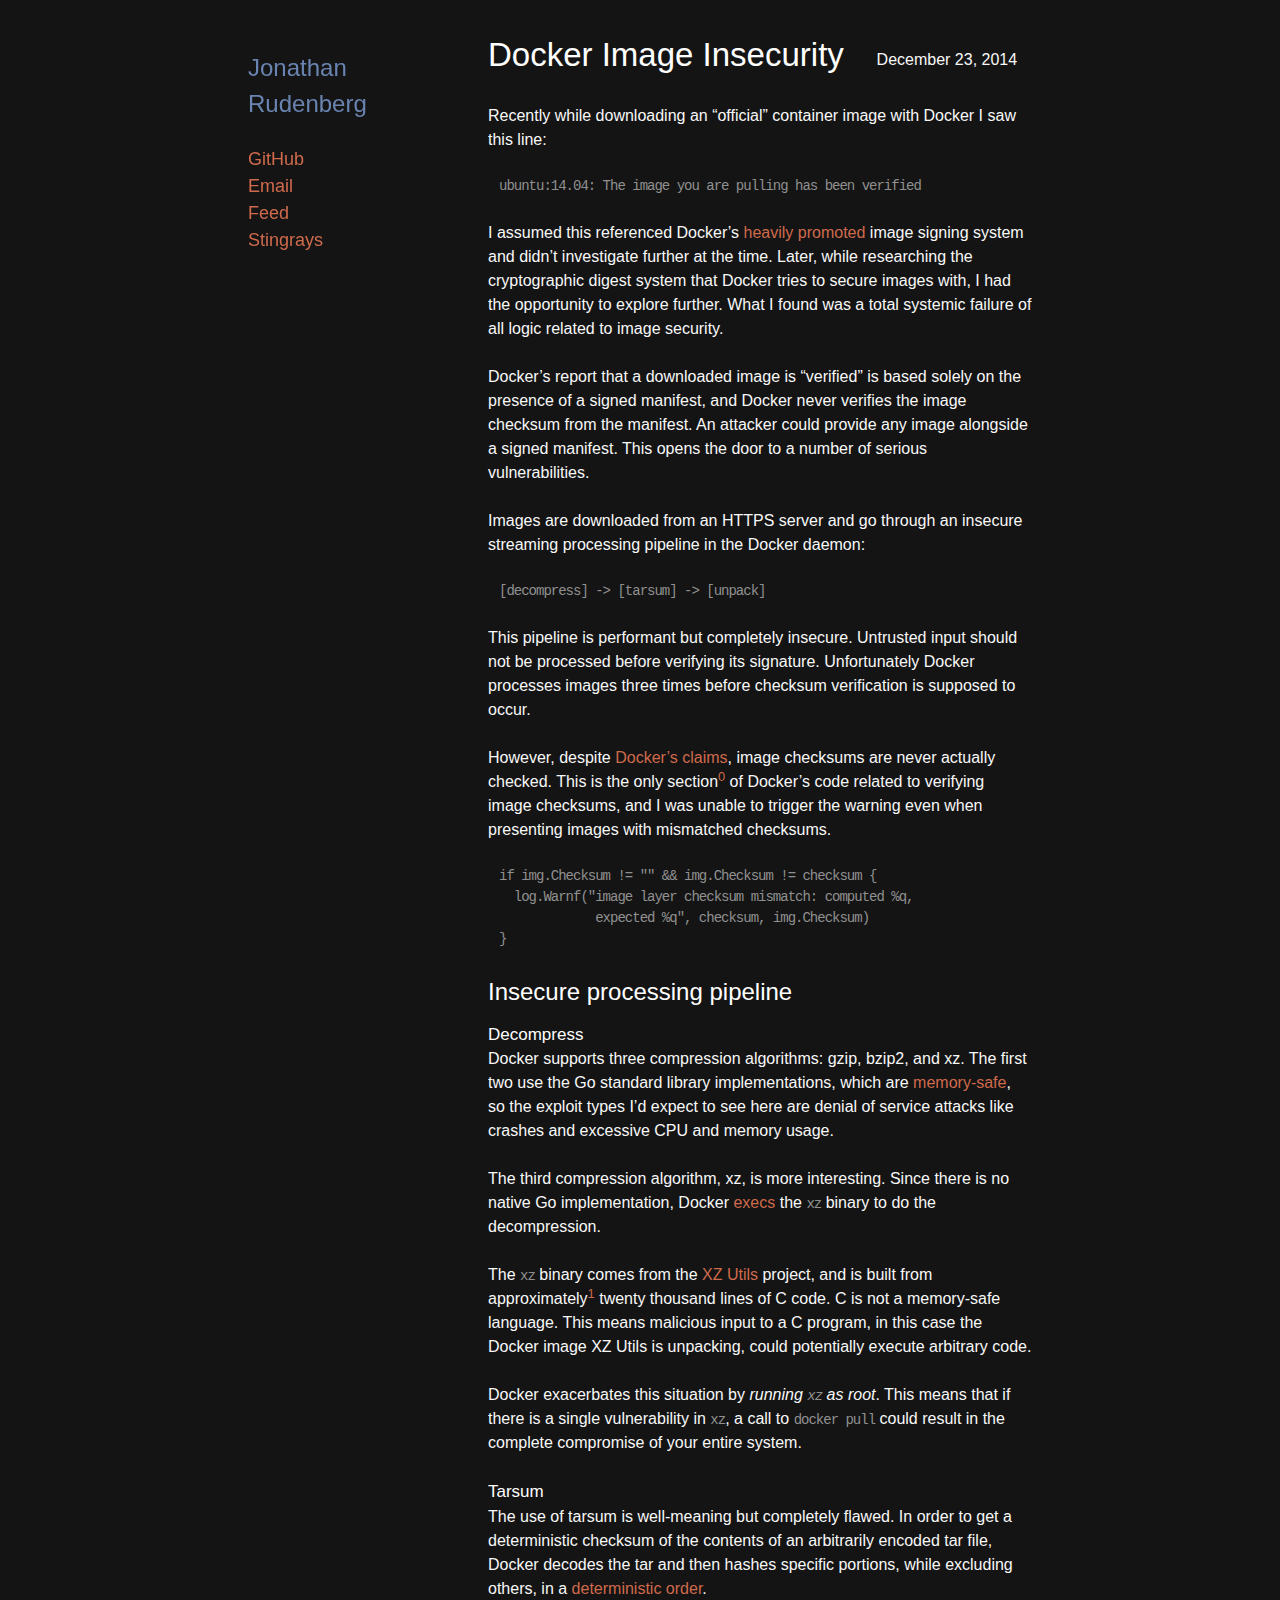
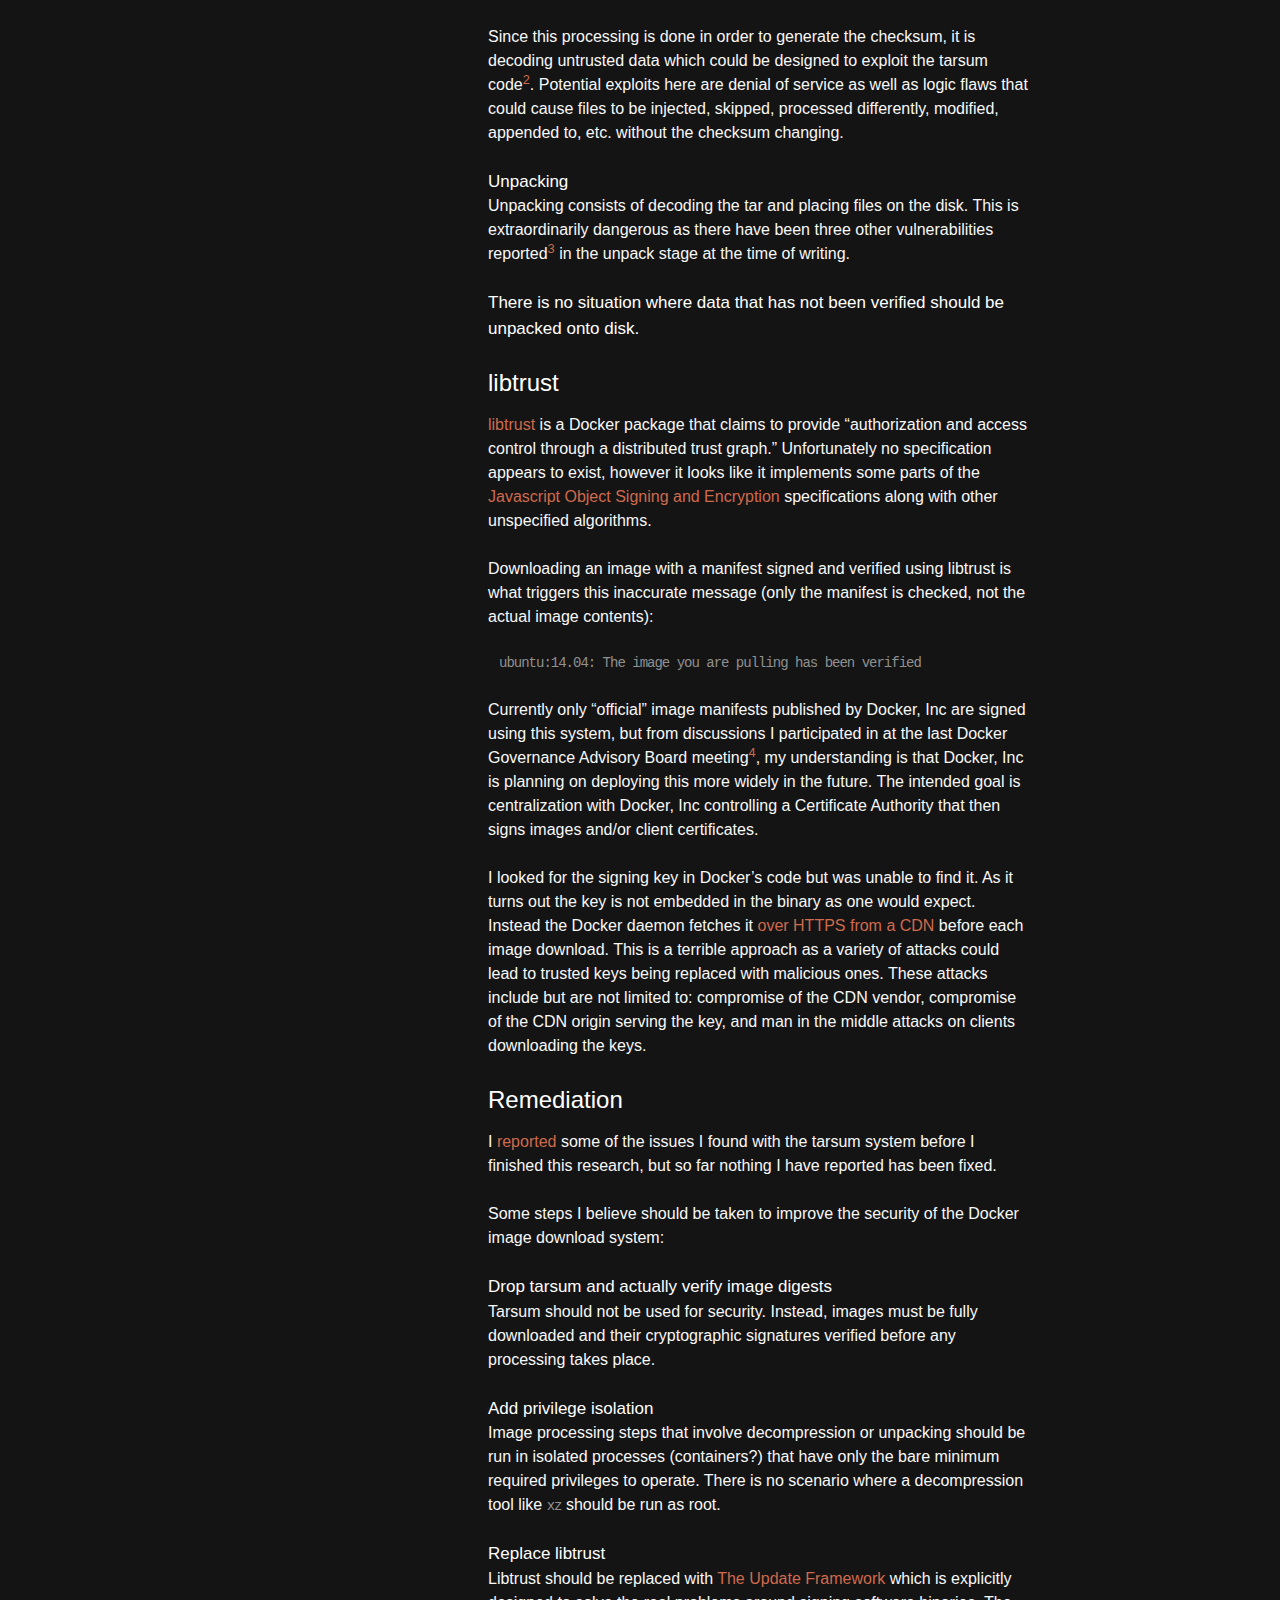
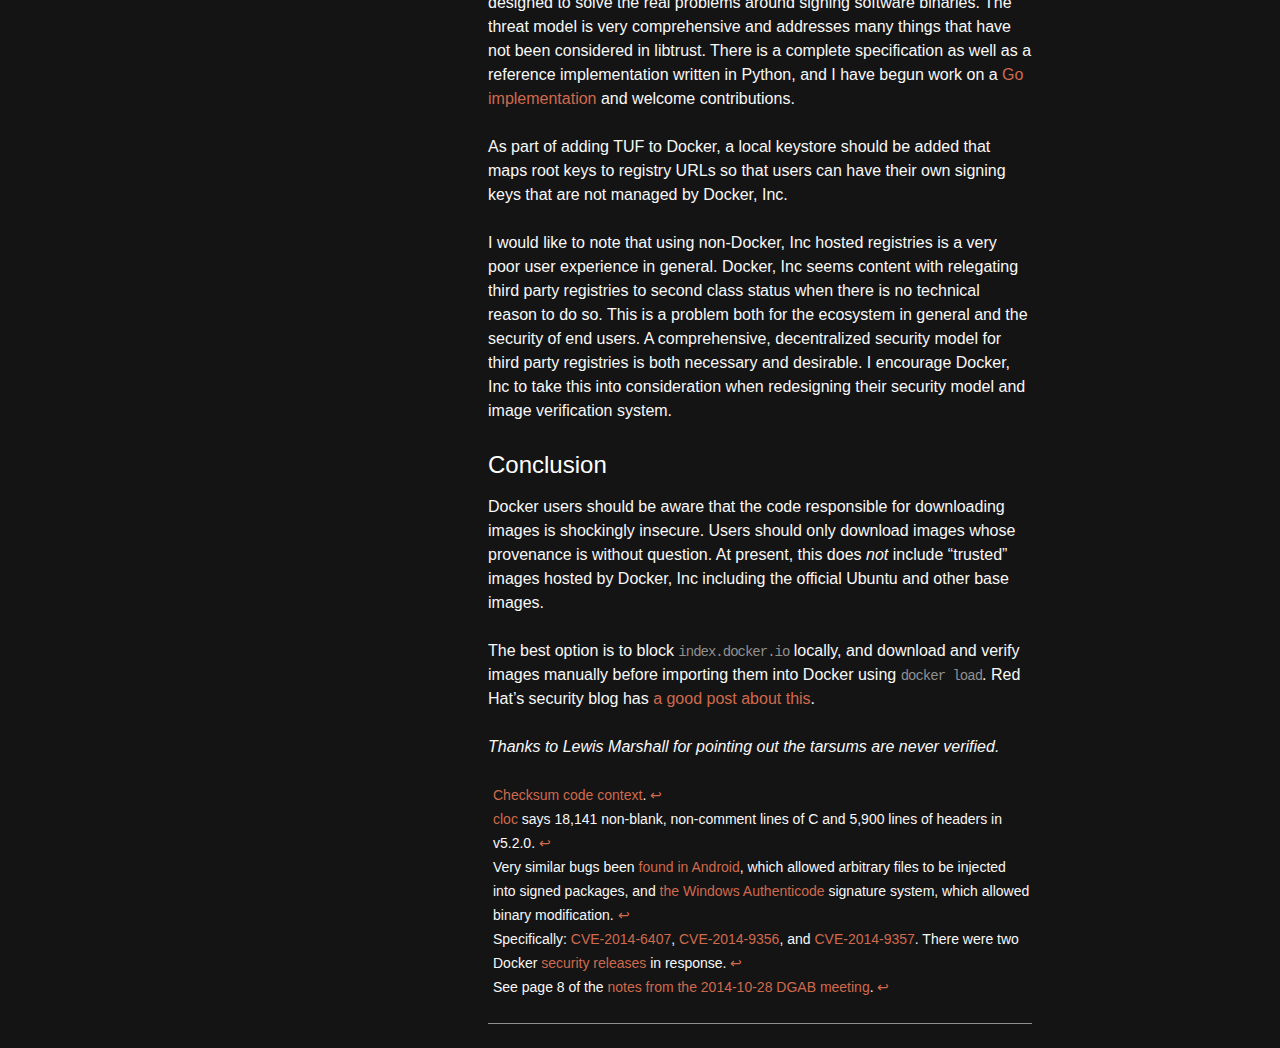
<file: posts/docker-insecurity.html>
<!DOCTYPE html>
<html lang="en">
  <head><meta content="width=device-width, initial-scale=1.0" name="viewport" />
    <meta charset="utf-8" />
    <meta content="Jonathan Rudenberg" name="author" />
    <title>Docker Image Insecurity · Jonathan Rudenberg</title>
    <link href="/assets/styles/stylesheet-cbb924aa137.css" media="screen" rel="stylesheet" type="text/css" />
    <link href="/posts.xml" rel="alternate" title="Atom feed" type="application/atom+xml" />
    <script src="//use.typekit.com/dcx3rfw.js" type="text/javascript"></script>
    <script type="text/javascript">try{Typekit.load();}catch(e){}</script>
    <script type="text/javascript">(function(i,s,o,g,r,a,m){i['GoogleAnalyticsObject']=r;i[r]=i[r]||function(){
      (i[r].q=i[r].q||[]).push(arguments)},i[r].l=1*new Date();a=s.createElement(o),
      m=s.getElementsByTagName(o)[0];a.async=1;a.src=g;m.parentNode.insertBefore(a,m)
      })(window,document,'script','//www.google-analytics.com/analytics.js','ga');
      
      ga('create', 'UA-33075837-1', 'auto', { 'siteSpeedSampleRate': 100 });
      ga('set', 'anonymizeIp', true);
      ga('send', 'pageview');</script>
    <meta content="summary" name="twitter:card" />
    <meta content="@titanous" name="twitter:site" />
    <meta content="@titanous" name="twitter:creator" />
    <meta content="Docker Image Insecurity" name="og:title" />
    <meta content="Docker's report that a downloaded image is &quot;verified&quot; is based solely on the presence of a signed manifest, and Docker never verifies the image checksum from the manifest." name="og:description" />
  </head>
  <body>
    <div id="content"><div id="about-box">
        <a class="home" href="/" rel="author">Jonathan Rudenberg</a>
        <ul>
          <li><a href="https://github.com/titanous">GitHub</a></li>
          <li><a href="mailto:jonathan@titanous.com">Email</a></li>
          <li><a href="/posts.xml">Feed</a></li>
          <li><a href="/dsp-stingrays">Stingrays</a></li>
        </ul>
      </div><div id="main"><article>
  <h1><a href="/posts/docker-insecurity">Docker Image Insecurity</a></h1>
  <date datetime="2014-12-23T11:30:00-04:00" pubdate="pubdate" title="2014-12-23 11:30 ">December 23, 2014</date><p>Recently while downloading an “official” container image with Docker I saw this line:</p>

<pre><code>ubuntu:14.04: The image you are pulling has been verified
</code></pre>

<p>I assumed this referenced Docker’s <a href="https://blog.docker.com/2014/10/docker-1-3-signed-images-process-injection-security-options-mac-shared-directories/">heavily
promoted</a>
image signing system and didn’t investigate further at the time. Later, while
researching the cryptographic digest system that Docker tries to secure images
with, I had the opportunity to explore further. What I found was a total
systemic failure of all logic related to image security.</p>

<p>Docker’s report that a downloaded image is “verified” is based solely on the
presence of a signed manifest, and Docker never verifies the image checksum from
the manifest. An attacker could provide any image alongside a signed manifest.
This opens the door to a number of serious vulnerabilities.</p>

<p>Images are downloaded from an HTTPS server and go through an insecure streaming
processing pipeline in the Docker daemon:</p>

<pre><code>[decompress] -&gt; [tarsum] -&gt; [unpack]
</code></pre>

<p>This pipeline is performant but completely insecure. Untrusted input should not
be processed before verifying its signature. Unfortunately Docker processes
images three times before checksum verification is supposed to occur.</p>

<p>However, despite <a href="https://blog.docker.com/2014/10/docker-1-3-signed-images-process-injection-security-options-mac-shared-directories/">Docker’s
claims</a>,
image checksums are never actually checked. This is the only section<sup id="fnref:0" role="doc-noteref"><a href="#fn:0" class="footnote">0</a></sup> of
Docker’s code related to verifying image checksums, and I was unable to trigger
the warning even when presenting images with mismatched checksums.</p>

<pre><code>if img.Checksum != "" &amp;&amp; img.Checksum != checksum {
  log.Warnf("image layer checksum mismatch: computed %q,
             expected %q", checksum, img.Checksum)
}
</code></pre>

<h2 id="insecure-processing-pipeline">Insecure processing pipeline</h2>

<h3 id="decompress">Decompress</h3>

<p>Docker supports three compression algorithms: gzip, bzip2, and xz. The first two
use the Go standard library implementations, which are
<a href="https://en.wikipedia.org/wiki/Memory_safety">memory-safe</a>, so the exploit
types I’d expect to see here are denial of service attacks like crashes and
excessive CPU and memory usage.</p>

<p>The third compression algorithm, xz, is more interesting. Since there is no
native Go implementation, Docker
<a href="https://github.com/docker/docker/blob/0874f9ab77a7957633cd835241a76ee4406196d8/pkg/archive/archive.go#L91-L95">execs</a>
the <code>xz</code> binary to do the decompression.</p>

<p>The <code>xz</code> binary comes from the <a href="http://tukaani.org/xz/">XZ Utils</a> project, and
is built from approximately<sup id="fnref:1" role="doc-noteref"><a href="#fn:1" class="footnote">1</a></sup> twenty thousand lines of C code. C is not
a memory-safe language. This means malicious input to a C program, in this case
the Docker image XZ Utils is unpacking, could potentially execute arbitrary
code.</p>

<p>Docker exacerbates this situation by <em>running <code>xz</code> as root</em>. This means that if
there is a single vulnerability in <code>xz</code>, a call to <code>docker pull</code> could result in
the complete compromise of your entire system.</p>

<h3 id="tarsum">Tarsum</h3>

<p>The use of tarsum is well-meaning but completely flawed. In order to get
a deterministic checksum of the contents of an arbitrarily encoded tar file,
Docker decodes the tar and then hashes specific portions, while excluding
others, in a <a href="https://github.com/docker/docker/blob/0874f9ab77a7957633cd835241a76ee4406196d8/pkg/tarsum/tarsum_spec.md">deterministic
order</a>.</p>

<p>Since this processing is done in order to generate the checksum, it is decoding
untrusted data which could be designed to exploit the tarsum code<sup id="fnref:2" role="doc-noteref"><a href="#fn:2" class="footnote">2</a></sup>. Potential
exploits here are denial of service as well as logic flaws that could cause
files to be injected, skipped, processed differently, modified, appended to,
etc. without the checksum changing.</p>

<h3 id="unpacking">Unpacking</h3>

<p>Unpacking consists of decoding the tar and placing files on the disk. This is
extraordinarily dangerous as there have been three other vulnerabilities
reported<sup id="fnref:3" role="doc-noteref"><a href="#fn:3" class="footnote">3</a></sup> in the unpack stage at the time of writing.</p>

<p><strong>There is no situation where data that has not been verified should be unpacked
onto disk.</strong></p>

<h2 id="libtrust">libtrust</h2>

<p><a href="https://github.com/docker/libtrust">libtrust</a> is a Docker package that claims
to provide “authorization and access control through a distributed trust graph.”
Unfortunately no specification appears to exist, however it looks like it
implements some parts of the <a href="https://tools.ietf.org/html/draft-ietf-jose-json-web-signature-11">Javascript Object Signing and
Encryption</a>
specifications along with other unspecified algorithms.</p>

<p>Downloading an image with a manifest signed and verified using libtrust is what
triggers this inaccurate message (only the manifest is checked, not the actual
image contents):</p>

<pre><code>ubuntu:14.04: The image you are pulling has been verified
</code></pre>

<p>Currently only “official” image manifests published by Docker, Inc are signed
using this system, but from discussions I participated in at the last Docker
Governance Advisory Board meeting<sup id="fnref:4" role="doc-noteref"><a href="#fn:4" class="footnote">4</a></sup>, my understanding is that Docker, Inc is
planning on deploying this more widely in the future. The intended goal is
centralization with Docker, Inc controlling a Certificate Authority that then
signs images and/or client certificates.</p>

<p>I looked for the signing key in Docker’s code but was unable to find it. As it
turns out the key is not embedded in the binary as one would expect. Instead the
Docker daemon fetches it <a href="https://github.com/docker/docker/blob/0874f9ab77a7957633cd835241a76ee4406196d8/trust/trusts.go#L38">over HTTPS from
a CDN</a>
before each image download. This is a terrible approach as a variety of attacks
could lead to trusted keys being replaced with malicious ones. These attacks
include but are not limited to: compromise of the CDN vendor, compromise of the
CDN origin serving the key, and man in the middle attacks on clients downloading
the keys.</p>

<h2 id="remediation">Remediation</h2>

<p>I <a href="https://github.com/docker/docker/issues/9719">reported</a> some of the issues
I found with the tarsum system before I finished this research, but so far
nothing I have reported has been fixed.</p>

<p>Some steps I believe should be taken to improve the security of the Docker image
download system:</p>

<h3 id="drop-tarsum-and-actually-verify-image-digests">Drop tarsum and actually verify image digests</h3>

<p>Tarsum should not be used for security. Instead, images must be fully downloaded
and their cryptographic signatures verified before any processing takes place.</p>

<h3 id="add-privilege-isolation">Add privilege isolation</h3>

<p>Image processing steps that involve decompression or unpacking should be run in
isolated processes (containers?) that have only the bare minimum required
privileges to operate. There is no scenario where a decompression tool like <code>xz</code>
should be run as root.</p>

<h3 id="replace-libtrust">Replace libtrust</h3>

<p>Libtrust should be replaced with <a href="http://theupdateframework.com/">The Update
Framework</a> which is explicitly designed to solve
the real problems around signing software binaries. The threat model is very
comprehensive and addresses many things that have not been considered in
libtrust. There is a complete specification as well as a reference
implementation written in Python, and I have begun work on a <a href="https://github.com/flynn/go-tuf">Go
implementation</a> and welcome contributions.</p>

<p>As part of adding TUF to Docker, a local keystore should be added that maps root
keys to registry URLs so that users can have their own signing keys that are not
managed by Docker, Inc.</p>

<p>I would like to note that using non-Docker, Inc hosted registries is a very poor
user experience in general. Docker, Inc seems content with relegating third
party registries to second class status when there is no technical reason to do
so. This is a problem both for the ecosystem in general and the security of end
users. A comprehensive, decentralized security model for third party registries
is both necessary and desirable. I encourage Docker, Inc to take this into
consideration when redesigning their security model and image verification
system.</p>

<h2 id="conclusion">Conclusion</h2>

<p>Docker users should be aware that the code responsible for downloading images is
shockingly insecure. Users should only download images whose provenance is
without question. At present, this does <em>not</em> include “trusted” images hosted by
Docker, Inc including the official Ubuntu and other base images.</p>

<p>The best option is to block <code>index.docker.io</code> locally, and download and verify
images manually before importing them into Docker using <code>docker load</code>. Red Hat’s
security blog has <a href="https://securityblog.redhat.com/2014/12/18/before-you-initiate-a-docker-pull/">a good post about
this</a>.</p>

<p><em>Thanks to Lewis Marshall for pointing out the tarsums are never verified.</em></p>

<div class="footnotes" role="doc-endnotes">
  <ol start="0">
    <li id="fn:0" role="doc-endnote">
      <p><a href="https://github.com/docker/docker/blob/0874f9ab77a7957633cd835241a76ee4406196d8/image/image.go#L114-L116">Checksum code context</a>. <a href="#fnref:0" class="reversefootnote" role="doc-backlink">&#8617;</a></p>
    </li>
    <li id="fn:1" role="doc-endnote">
      <p><a href="http://cloc.sourceforge.net/">cloc</a> says 18,141 non-blank, non-comment lines of C and 5,900 lines of headers in v5.2.0. <a href="#fnref:1" class="reversefootnote" role="doc-backlink">&#8617;</a></p>
    </li>
    <li id="fn:2" role="doc-endnote">
      <p>Very similar bugs been <a href="http://www.saurik.com/id/17">found in Android</a>, which allowed arbitrary files to be injected into signed packages, and <a href="http://blogs.technet.com/b/srd/archive/2013/12/10/ms13-098-update-to-enhance-the-security-of-authenticode.aspx">the Windows Authenticode</a> signature system, which allowed binary modification. <a href="#fnref:2" class="reversefootnote" role="doc-backlink">&#8617;</a></p>
    </li>
    <li id="fn:3" role="doc-endnote">
      <p>Specifically: <a href="https://web.nvd.nist.gov/view/vuln/detail?vulnId=CVE-2014-6407">CVE-2014-6407</a>, <a href="https://web.nvd.nist.gov/view/vuln/detail?vulnId=CVE-2014-9356">CVE-2014-9356</a>, and <a href="https://web.nvd.nist.gov/view/vuln/detail?vulnId=CVE-2014-9357">CVE-2014-9357</a>. There were two Docker <a href="https://groups.google.com/forum/#!msg/docker-user/IrjXTHA6jJc/ZToMGL2yG_AJ">security</a> <a href="https://groups.google.com/d/topic/docker-user/nFAz-B-n4Bw/discussion">releases</a> in response. <a href="#fnref:3" class="reversefootnote" role="doc-backlink">&#8617;</a></p>
    </li>
    <li id="fn:4" role="doc-endnote">
      <p>See page 8 of the <a href="https://docs.google.com/document/d/1JfWNzfwptsMgSx82QyWH_Aj0DRKyZKxYQ1aursxNorg/edit?pli=1">notes from the 2014-10-28 DGAB meeting</a>. <a href="#fnref:4" class="reversefootnote" role="doc-backlink">&#8617;</a></p>
    </li>
  </ol>
</div>
</article></div>
    </div>
  </body>
</html>
</file>
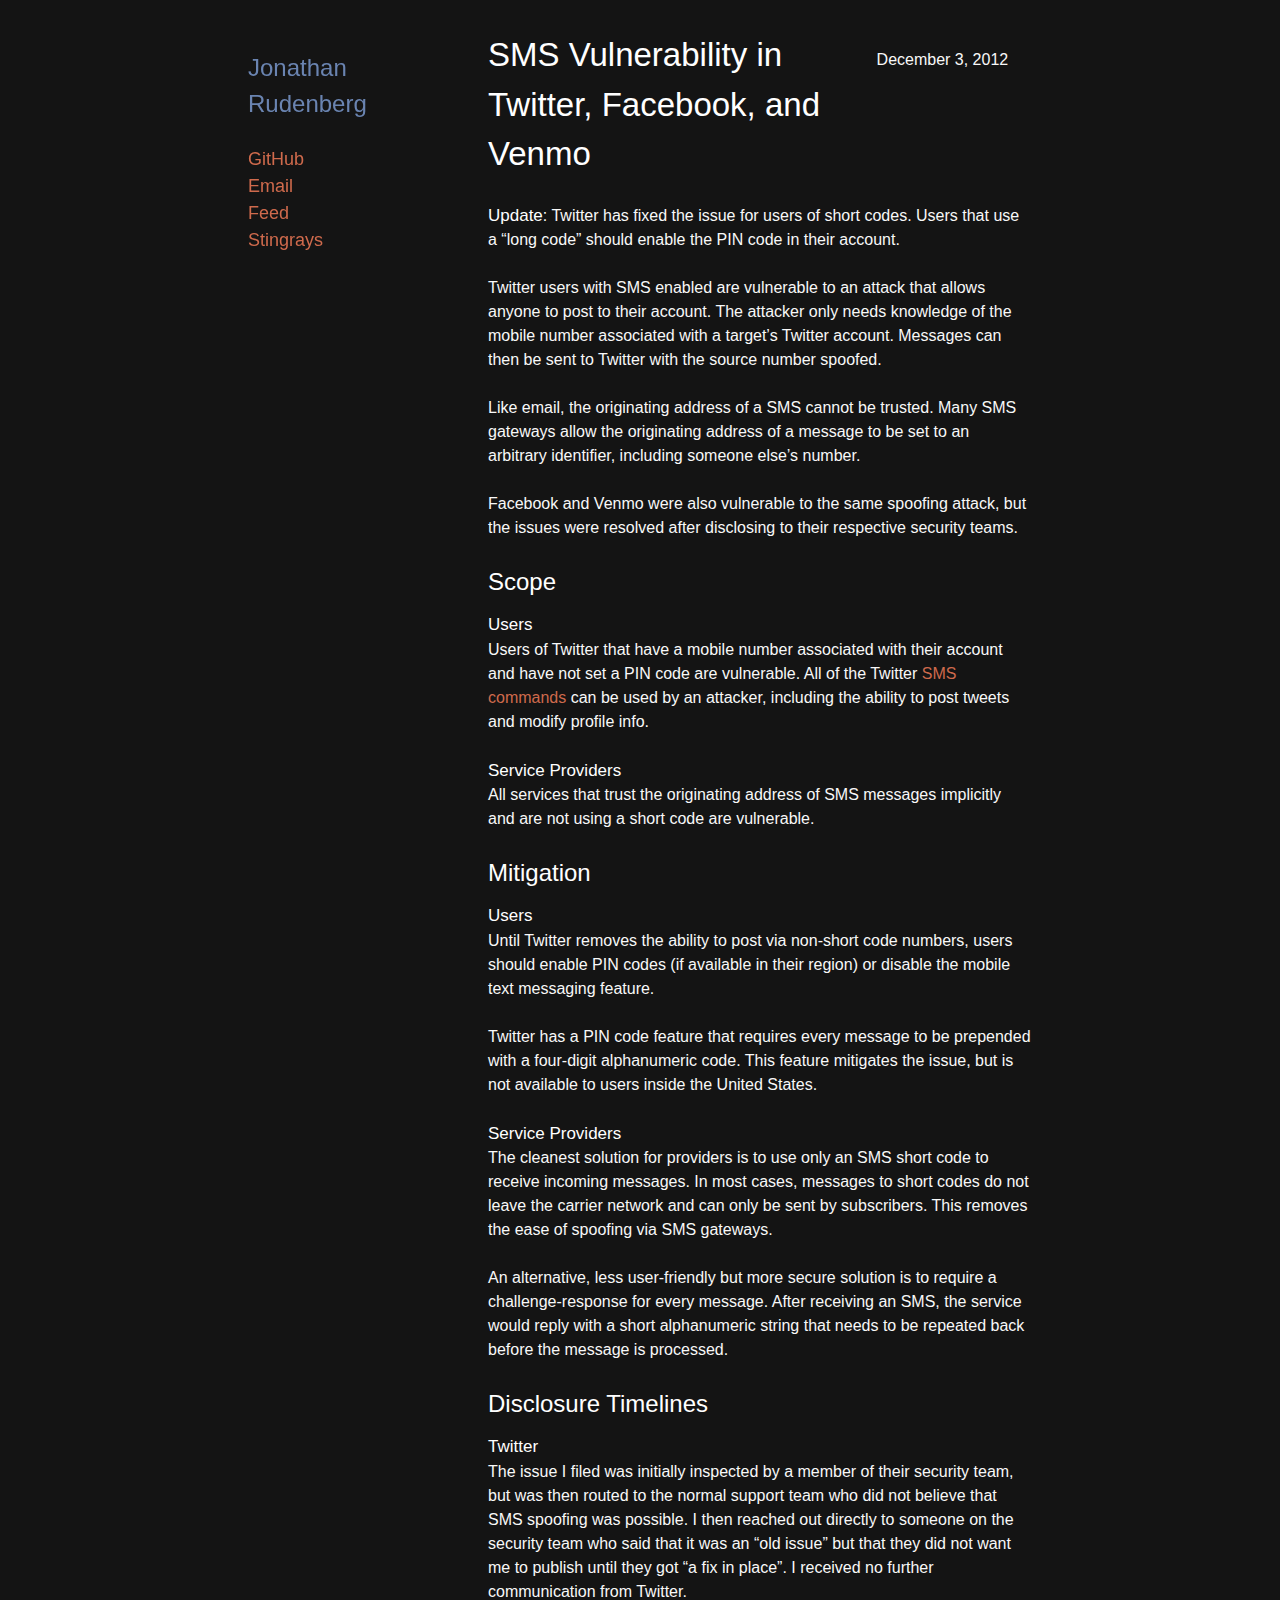
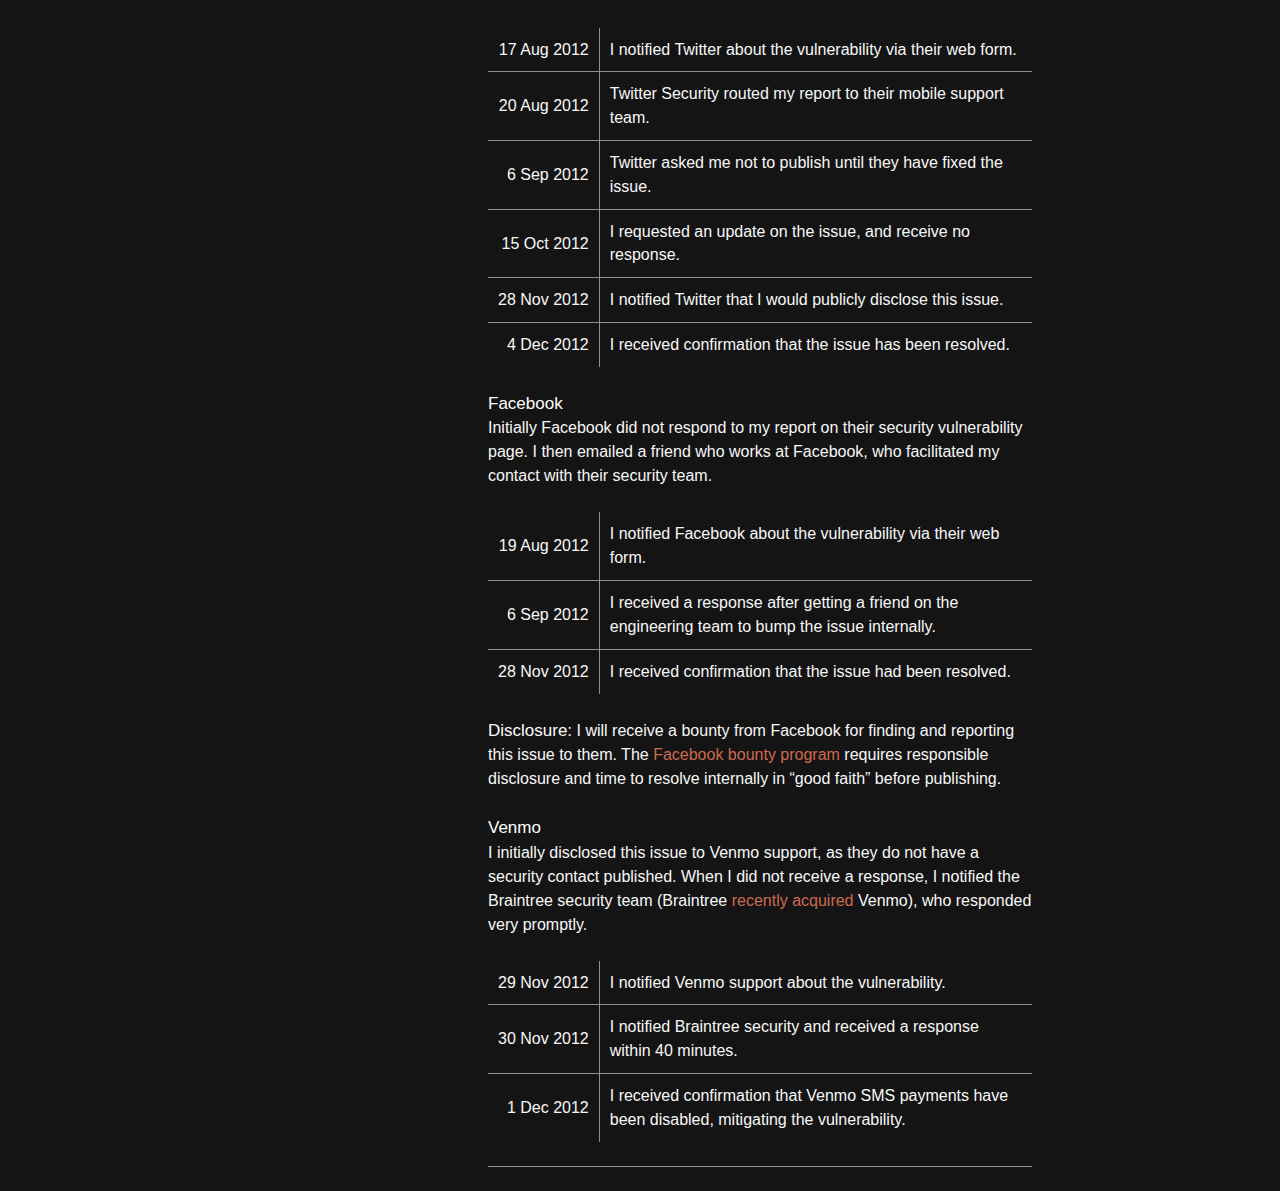
<file: posts/twitter-facebook-venmo-sms-spoofing.html>
<!DOCTYPE html>
<html lang="en">
  <head><meta content="width=device-width, initial-scale=1.0" name="viewport" />
    <meta charset="utf-8" />
    <meta content="Jonathan Rudenberg" name="author" />
    <title>SMS Vulnerability in Twitter, Facebook, and Venmo · Jonathan Rudenberg</title>
    <link href="/assets/styles/stylesheet-cbb924aa137.css" media="screen" rel="stylesheet" type="text/css" />
    <link href="/posts.xml" rel="alternate" title="Atom feed" type="application/atom+xml" />
    <script src="//use.typekit.com/dcx3rfw.js" type="text/javascript"></script>
    <script type="text/javascript">try{Typekit.load();}catch(e){}</script>
    <script type="text/javascript">(function(i,s,o,g,r,a,m){i['GoogleAnalyticsObject']=r;i[r]=i[r]||function(){
      (i[r].q=i[r].q||[]).push(arguments)},i[r].l=1*new Date();a=s.createElement(o),
      m=s.getElementsByTagName(o)[0];a.async=1;a.src=g;m.parentNode.insertBefore(a,m)
      })(window,document,'script','//www.google-analytics.com/analytics.js','ga');
      
      ga('create', 'UA-33075837-1', 'auto', { 'siteSpeedSampleRate': 100 });
      ga('set', 'anonymizeIp', true);
      ga('send', 'pageview');</script>
    <meta content="summary" name="twitter:card" />
    <meta content="@titanous" name="twitter:site" />
    <meta content="@titanous" name="twitter:creator" />
    <meta content="SMS Vulnerability in Twitter, Facebook, and Venmo" name="og:title" />
    <meta content="Twitter users with SMS enabled were vulnerable to an attack that allowed anyone to post to their account. The attacker only needed knowledge of the mobile number associated with a target's Twitter account." name="og:description" />
  </head>
  <body>
    <div id="content"><div id="about-box">
        <a class="home" href="/" rel="author">Jonathan Rudenberg</a>
        <ul>
          <li><a href="https://github.com/titanous">GitHub</a></li>
          <li><a href="mailto:jonathan@titanous.com">Email</a></li>
          <li><a href="/posts.xml">Feed</a></li>
          <li><a href="/dsp-stingrays">Stingrays</a></li>
        </ul>
      </div><div id="main"><article>
          <h1><a href="/posts/twitter-facebook-venmo-sms-spoofing">SMS Vulnerability in Twitter, Facebook, and Venmo</a></h1>
          <date datetime="2012-12-03T12:25:00-04:00" pubdate="pubdate" title="2012-12-03 12:25 ">December 3, 2012</date><p><strong>Update</strong>: Twitter has fixed the issue for users of short codes. Users that use
          a “long code” should enable the PIN code in their account.</p>
          
          <p>Twitter users with SMS enabled are vulnerable to an attack that allows anyone to
          post to their account. The attacker only needs knowledge of the mobile number
          associated with a target’s Twitter account. Messages can then be sent to Twitter
          with the source number spoofed.</p>
          
          <p>Like email, the originating address of a SMS cannot be trusted. Many SMS
          gateways allow the originating address of a message to be set to an arbitrary
          identifier, including someone else’s number.</p>
          
          <p>Facebook and Venmo were also vulnerable to the same spoofing attack, but
          the issues were resolved after disclosing to their respective security teams.</p>
          
          <h2 id="scope">Scope</h2>
          
          <h3 id="users">Users</h3>
          
          <p>Users of Twitter that have a mobile number associated with their account and
          have not set a PIN code are vulnerable. All of the Twitter <a href="http://support.twitter.com/articles/14020-twitter-sms-commands">SMS
          commands</a> can be
          used by an attacker, including the ability to post tweets and modify profile
          info.</p>
          
          <h3 id="service-providers">Service Providers</h3>
          
          <p>All services that trust the originating address of SMS messages implicitly and
          are not using a short code are vulnerable.</p>
          
          <h2 id="mitigation">Mitigation</h2>
          
          <h3 id="users-1">Users</h3>
          
          <p>Until Twitter removes the ability to post via non-short code numbers, users
          should enable PIN codes (if available in their region) or disable the mobile
          text messaging feature.</p>
          
          <p>Twitter has a PIN code feature that requires every message to be prepended
          with a four-digit alphanumeric code. This feature mitigates the issue, but is
          not available to users inside the United States.</p>
          
          <h3 id="service-providers-1">Service Providers</h3>
          
          <p>The cleanest solution for providers is to use only an SMS short code to receive
          incoming messages. In most cases, messages to short codes do not leave the
          carrier network and can only be sent by subscribers. This removes the ease of
          spoofing via SMS gateways.</p>
          
          <p>An alternative, less user-friendly but more secure solution is to require
          a challenge-response for every message. After receiving an SMS, the service
          would reply with a short alphanumeric string that needs to be repeated back
          before the message is processed.</p>
          
          <h2 id="disclosure-timelines">Disclosure Timelines</h2>
          
          <h3 id="twitter">Twitter</h3>
          
          <p>The issue I filed was initially inspected by a member of their security team,
          but was then routed to the normal support team who did not believe that SMS
          spoofing was possible. I then reached out directly to someone on the security
          team who said that it was an “old issue” but that they did not want me to
          publish until they got “a fix in place”. I received no further communication
          from Twitter.</p>
          
          <table>
            <tbody>
              <tr>
                <td>17 Aug 2012</td>
                <td>I notified Twitter about the vulnerability via their web form.</td>
              </tr>
              <tr>
                <td>20 Aug 2012</td>
                <td>Twitter Security routed my report to their mobile support team.</td>
              </tr>
              <tr>
                <td>6 Sep 2012</td>
                <td>Twitter asked me not to publish until they have fixed the issue.</td>
              </tr>
              <tr>
                <td>15 Oct 2012</td>
                <td>I requested an update on the issue, and receive no response.</td>
              </tr>
              <tr>
                <td>28 Nov 2012</td>
                <td>I notified Twitter that I would publicly disclose this issue.</td>
              </tr>
              <tr>
                <td>4 Dec 2012</td>
                <td>I received confirmation that the issue has been resolved.</td>
              </tr>
            </tbody>
          </table>
          
          <h3 id="facebook">Facebook</h3>
          
          <p>Initially Facebook did not respond to my report on their security vulnerability
          page. I then emailed a friend who works at Facebook, who facilitated my contact
          with their security team.</p>
          
          <table>
            <tbody>
              <tr>
                <td>19 Aug 2012</td>
                <td>I notified Facebook about the vulnerability via their web form.</td>
              </tr>
              <tr>
                <td>6 Sep 2012</td>
                <td>I received a response after getting a friend on the engineering team to bump the issue internally.</td>
              </tr>
              <tr>
                <td>28 Nov 2012</td>
                <td>I received confirmation that the issue had been resolved.</td>
              </tr>
            </tbody>
          </table>
          
          <p><strong>Disclosure:</strong> I will receive a bounty from Facebook for finding and reporting
          this issue to them. The <a href="https://www.facebook.com/whitehat/bounty/">Facebook bounty
          program</a> requires responsible
          disclosure and time to resolve internally in “good faith” before publishing.</p>
          
          <h3 id="venmo">Venmo</h3>
          
          <p>I initially disclosed this issue to Venmo support, as they do not have
          a security contact published. When I did not receive a response, I notified the
          Braintree security team (Braintree <a href="http://blog.venmo.com/post/29565341097/venmo-joins-braintree">recently
          acquired</a> Venmo),
          who responded very promptly.</p>
          
          <table>
            <tbody>
              <tr>
                <td>29 Nov 2012</td>
                <td>I notified Venmo support about the vulnerability.</td>
              </tr>
              <tr>
                <td>30 Nov 2012</td>
                <td>I notified Braintree security and received a response within 40 minutes.</td>
              </tr>
              <tr>
                <td>1 Dec 2012</td>
                <td>I received confirmation that Venmo SMS payments have been disabled, mitigating the vulnerability.</td>
              </tr>
            </tbody>
          </table>
          </article></div>
    </div>
  </body>
</html>
</file>
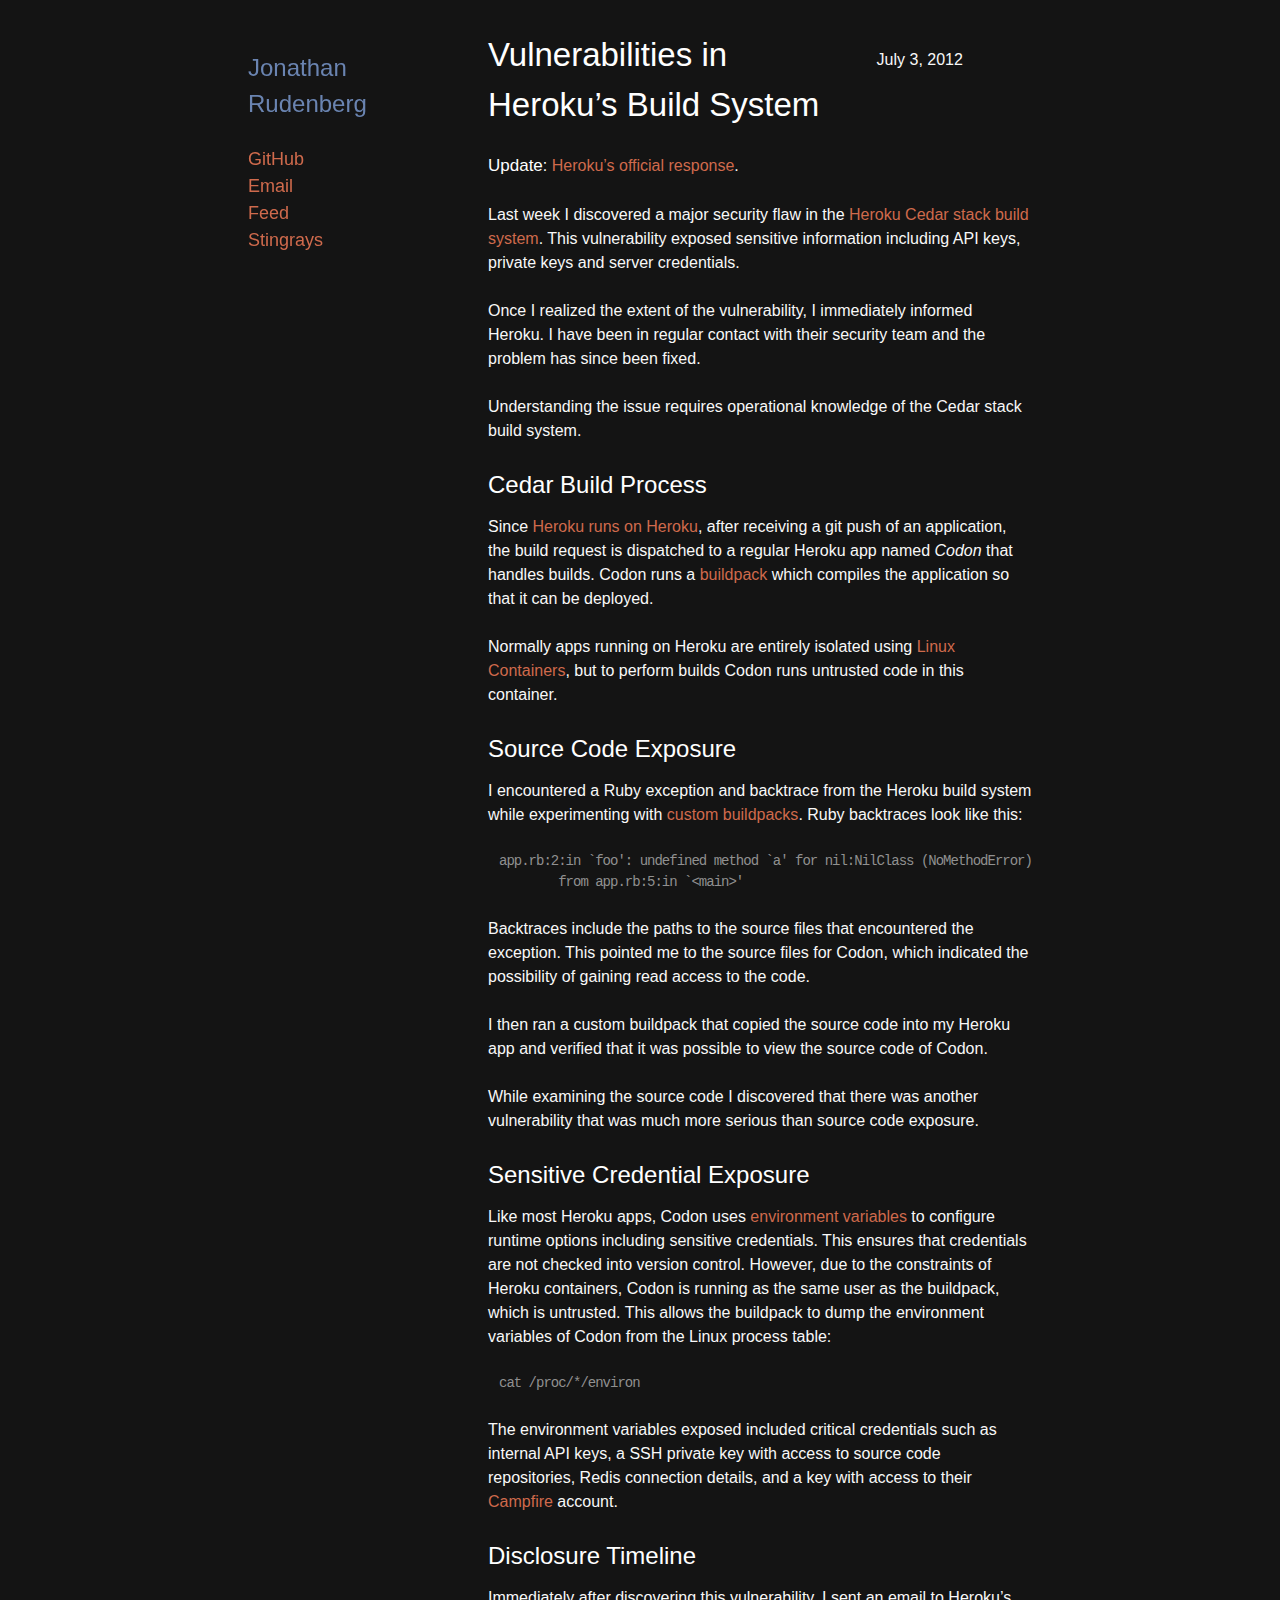
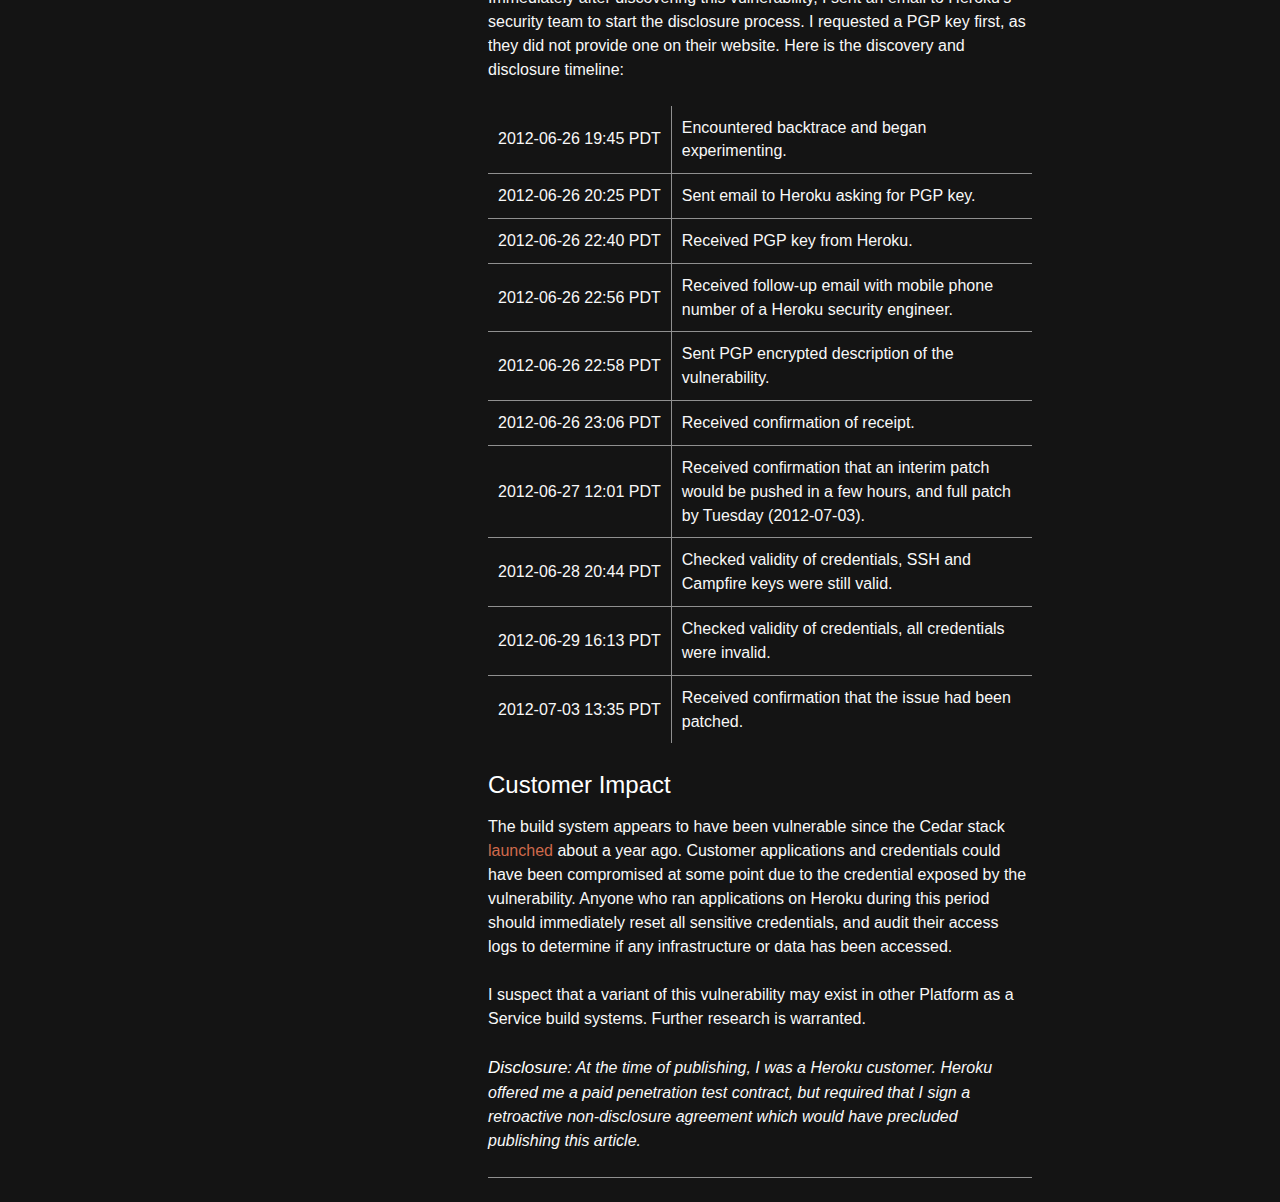
<file: posts/vulnerabilities-in-heroku-build-system.html>
<!DOCTYPE html>
<html lang="en">
  <head><meta content="width=device-width, initial-scale=1.0" name="viewport" />
    <meta charset="utf-8" />
    <meta content="Jonathan Rudenberg" name="author" />
    <title>Vulnerabilities in Heroku’s Build System · Jonathan Rudenberg</title>
    <link href="/assets/styles/stylesheet-cbb924aa137.css" media="screen" rel="stylesheet" type="text/css" />
    <link href="/posts.xml" rel="alternate" title="Atom feed" type="application/atom+xml" />
    <script src="//use.typekit.com/dcx3rfw.js" type="text/javascript"></script>
    <script type="text/javascript">try{Typekit.load();}catch(e){}</script>
    <script type="text/javascript">(function(i,s,o,g,r,a,m){i['GoogleAnalyticsObject']=r;i[r]=i[r]||function(){
      (i[r].q=i[r].q||[]).push(arguments)},i[r].l=1*new Date();a=s.createElement(o),
      m=s.getElementsByTagName(o)[0];a.async=1;a.src=g;m.parentNode.insertBefore(a,m)
      })(window,document,'script','//www.google-analytics.com/analytics.js','ga');
      
      ga('create', 'UA-33075837-1', 'auto', { 'siteSpeedSampleRate': 100 });
      ga('set', 'anonymizeIp', true);
      ga('send', 'pageview');</script>
    <meta content="summary" name="twitter:card" />
    <meta content="@titanous" name="twitter:site" />
    <meta content="@titanous" name="twitter:creator" />
    <meta content="Vulnerabilities in Heroku’s Build System" name="og:title" />
    <meta content="Last week I discovered a major security flaw in the Heroku Cedar stack build. This vulnerability exposed sensitive information including API keys, private keys and server credentials." name="og:description" />
  </head>
  <body>
    <div id="content"><div id="about-box">
        <a class="home" href="/" rel="author">Jonathan Rudenberg</a>
        <ul>
          <li><a href="https://github.com/titanous">GitHub</a></li>
          <li><a href="mailto:jonathan@titanous.com">Email</a></li>
          <li><a href="/posts.xml">Feed</a></li>
          <li><a href="/dsp-stingrays">Stingrays</a></li>
        </ul>
      </div><div id="main"><article>
  <h1><a href="/posts/vulnerabilities-in-heroku-build-system">Vulnerabilities in Heroku’s Build System</a></h1>
  <date datetime="2012-07-03T16:45:00-04:00" pubdate="pubdate" title="2012-07-03 16:45 EDT">July 3, 2012</date><p><strong>Update</strong>: <a href="http://blog.heroku.com/archives/2012/7/3/codon_security_issue_and_response/">Heroku’s official response</a>.</p>

<p>Last week I discovered a major security flaw in the
<a href="http://www.heroku.com/">Heroku</a> <a href="https://devcenter.heroku.com/articles/cedar">Cedar
stack</a> <a href="https://devcenter.heroku.com/articles/slug-compiler">build
system</a>. This vulnerability
exposed sensitive information including API keys, private keys and server
credentials.</p>

<p>Once I realized the extent of the vulnerability, I immediately informed Heroku.
I have been in regular contact with their security team and the problem has
since been fixed.</p>

<p>Understanding the issue requires operational knowledge of the Cedar stack build
system.</p>

<h2 id="cedar-build-process">Cedar Build Process</h2>

<p>Since <a href="http://www.infoq.com/presentations/Running-Heroku-on-Heroku/">Heroku runs on
Heroku</a>, after
receiving a git push of an application, the build request is dispatched to
a regular Heroku app named <em>Codon</em> that handles builds. Codon runs
a <a href="https://devcenter.heroku.com/articles/buildpacks">buildpack</a> which compiles
the application so that it can be deployed.</p>

<p>Normally apps running on Heroku are entirely isolated using <a href="https://en.wikipedia.org/wiki/LXC">Linux
Containers</a>, but to perform builds Codon runs
untrusted code in this container.</p>

<h2 id="source-code-exposure">Source Code Exposure</h2>

<p>I encountered a Ruby exception and backtrace from the Heroku build system while
experimenting with <a href="https://devcenter.heroku.com/articles/buildpack-api">custom
buildpacks</a>. Ruby
backtraces look like this:</p>

<pre><code>app.rb:2:in `foo': undefined method `a' for nil:NilClass (NoMethodError)
        from app.rb:5:in `&lt;main&gt;'
</code></pre>

<p>Backtraces include the paths to the source files that encountered the exception.
This pointed me to the source files for Codon, which indicated the possibility
of gaining read access to the code.</p>

<p>I then ran a custom buildpack that copied the source code into my Heroku app and
verified that it was possible to view the source code of Codon.</p>

<p>While examining the source code I discovered that there was another
vulnerability that was much more serious than source code exposure.</p>

<h2 id="sensitive-credential-exposure">Sensitive Credential Exposure</h2>

<p>Like most Heroku apps, Codon uses <a href="https://en.wikipedia.org/wiki/Environment_variable">environment
variables</a> to configure
runtime options including sensitive credentials. This ensures that credentials
are not checked into version control. However, due to the constraints of Heroku
containers, Codon is running as the same user as the buildpack, which is
untrusted. This allows the buildpack to dump the environment variables of Codon
from the Linux process table:</p>

<pre><code>cat /proc/*/environ
</code></pre>

<p>The environment variables exposed included critical credentials such as internal
API keys, a SSH private key with access to source code repositories, Redis
connection details, and a key with access to their
<a href="http://campfirenow.com/">Campfire</a> account.</p>

<h2 id="disclosure-timeline">Disclosure Timeline</h2>

<p>Immediately after discovering this vulnerability, I sent an email to Heroku’s
security team to start the disclosure process. I requested a PGP key first, as
they did not provide one on their website. Here is the discovery and disclosure
timeline:</p>

<table>
  <tbody>
    <tr>
      <td>2012-06-26 19:45 PDT</td>
      <td>Encountered backtrace and began experimenting.</td>
    </tr>
    <tr>
      <td>2012-06-26 20:25 PDT</td>
      <td>Sent email to Heroku asking for PGP key.</td>
    </tr>
    <tr>
      <td>2012-06-26 22:40 PDT</td>
      <td>Received PGP key from Heroku.</td>
    </tr>
    <tr>
      <td>2012-06-26 22:56 PDT</td>
      <td>Received follow-up email with mobile phone number of a Heroku security engineer.</td>
    </tr>
    <tr>
      <td>2012-06-26 22:58 PDT</td>
      <td>Sent PGP encrypted description of the vulnerability.</td>
    </tr>
    <tr>
      <td>2012-06-26 23:06 PDT</td>
      <td>Received confirmation of receipt.</td>
    </tr>
    <tr>
      <td>2012-06-27 12:01 PDT</td>
      <td>Received confirmation that an interim patch would be pushed in a few hours, and full patch by Tuesday (2012-07-03).</td>
    </tr>
    <tr>
      <td>2012-06-28 20:44 PDT</td>
      <td>Checked validity of credentials, SSH and Campfire keys were still valid.</td>
    </tr>
    <tr>
      <td>2012-06-29 16:13 PDT</td>
      <td>Checked validity of credentials, all credentials were invalid.</td>
    </tr>
    <tr>
      <td>2012-07-03 13:35 PDT</td>
      <td>Received confirmation that the issue had been patched.</td>
    </tr>
  </tbody>
</table>

<h2 id="customer-impact">Customer Impact</h2>

<p>The build system appears to have been vulnerable since the Cedar stack
<a href="http://blog.heroku.com/archives/2011/5/31/celadon_cedar/">launched</a> about
a year ago. Customer applications and credentials could have been compromised at
some point due to the credential exposed by the vulnerability. Anyone who ran
applications on Heroku during this period should immediately reset all sensitive
credentials, and audit their access logs to determine if any infrastructure or
data has been accessed.</p>

<p>I suspect that a variant of this vulnerability may exist in other Platform as
a Service build systems. Further research is warranted.</p>

<p><em><strong>Disclosure</strong>: At the time of publishing, I was a Heroku customer. Heroku offered me a paid
penetration test contract, but required that I sign a retroactive non-disclosure
agreement which would have precluded publishing this article.</em></p>
</article></div>
    </div>
  </body>
</html>
</file>
<file: assets/styles/stylesheet-cbb924aa137.css>
/* line 17, /usr/local/lib/ruby/gems/3.0.0/gems/compass-0.12.2/frameworks/compass/stylesheets/compass/reset/_utilities.scss */
html, body, div, span, applet, object, iframe,
h1, h2, h3, h4, h5, h6, p, blockquote, pre,
a, abbr, acronym, address, big, cite, code,
del, dfn, em, img, ins, kbd, q, s, samp,
small, strike, strong, sub, sup, tt, var,
b, u, i, center,
dl, dt, dd, ol, ul, li,
fieldset, form, label, legend,
table, caption, tbody, tfoot, thead, tr, th, td,
article, aside, canvas, details, embed,
figure, figcaption, footer, header, hgroup,
menu, nav, output, ruby, section, summary,
time, mark, audio, video {
  margin: 0;
  padding: 0;
  border: 0;
  font: inherit;
  font-size: 100%;
  vertical-align: baseline; }

/* line 22, /usr/local/lib/ruby/gems/3.0.0/gems/compass-0.12.2/frameworks/compass/stylesheets/compass/reset/_utilities.scss */
html {
  line-height: 1; }

/* line 24, /usr/local/lib/ruby/gems/3.0.0/gems/compass-0.12.2/frameworks/compass/stylesheets/compass/reset/_utilities.scss */
ol, ul {
  list-style: none; }

/* line 26, /usr/local/lib/ruby/gems/3.0.0/gems/compass-0.12.2/frameworks/compass/stylesheets/compass/reset/_utilities.scss */
table {
  border-collapse: collapse;
  border-spacing: 0; }

/* line 28, /usr/local/lib/ruby/gems/3.0.0/gems/compass-0.12.2/frameworks/compass/stylesheets/compass/reset/_utilities.scss */
caption, th, td {
  text-align: left;
  font-weight: normal;
  vertical-align: middle; }

/* line 30, /usr/local/lib/ruby/gems/3.0.0/gems/compass-0.12.2/frameworks/compass/stylesheets/compass/reset/_utilities.scss */
q, blockquote {
  quotes: none; }
  /* line 103, /usr/local/lib/ruby/gems/3.0.0/gems/compass-0.12.2/frameworks/compass/stylesheets/compass/reset/_utilities.scss */
  q:before, q:after, blockquote:before, blockquote:after {
    content: "";
    content: none; }

/* line 32, /usr/local/lib/ruby/gems/3.0.0/gems/compass-0.12.2/frameworks/compass/stylesheets/compass/reset/_utilities.scss */
a img {
  border: none; }

/* line 116, /usr/local/lib/ruby/gems/3.0.0/gems/compass-0.12.2/frameworks/compass/stylesheets/compass/reset/_utilities.scss */
article, aside, details, figcaption, figure, footer, header, hgroup, menu, nav, section, summary {
  display: block; }

/* line 1, content/assets/styles/_syntax.sass */
.hll {
  background-color: #ffffcc; }

/* line 4, content/assets/styles/_syntax.sass */
.c {
  color: #5f5a60;
  font-style: italic; }

/* Comment */
/* line 10, content/assets/styles/_syntax.sass */
.err {
  border: 1px solid #b22518; }

/* Error */
/* line 15, content/assets/styles/_syntax.sass */
.k {
  color: #cda869; }

/* Keyword */
/* line 20, content/assets/styles/_syntax.sass */
.o {
  color: #f8f8f8; }

/* Operator */
/* line 25, content/assets/styles/_syntax.sass */
.cm, .cp, .c1, .cs {
  color: #5f5a60;
  font-style: italic; }

/* Comment.Multiline */
/* Comment.Preproc */
/* Comment.Single */
/* Comment.Special */
/* line 34, content/assets/styles/_syntax.sass */
.gd {
  color: #f8f8f8;
  background-color: #420e09; }

/* Generic.Deleted */
/* line 40, content/assets/styles/_syntax.sass */
.ge {
  font-style: italic; }

/* Generic.Emph */
/* line 45, content/assets/styles/_syntax.sass */
.gr {
  color: #f8f8f8;
  background-color: #b22518; }

/* Generic.Error */
/* line 51, content/assets/styles/_syntax.sass */
.gh {
  color: navy; }

/* Generic.Heading */
/* line 56, content/assets/styles/_syntax.sass */
.gi {
  color: #f8f8f8;
  background-color: #253b22; }

/* Generic.Inserted */
/* line 62, content/assets/styles/_syntax.sass */
.go {
  color: #f8f8f8; }

/* Generic.Output */
/* line 67, content/assets/styles/_syntax.sass */
.gp {
  color: #f8f8f8; }

/* Generic.Strong */
/* line 72, content/assets/styles/_syntax.sass */
.gu {
  color: purple; }

/* Generic.Subheading */
/* line 77, content/assets/styles/_syntax.sass */
.gt {
  color: #f8f8f8; }

/* Generic.Traceback */
/* line 82, content/assets/styles/_syntax.sass */
.kc, .kd, .kn {
  color: #cda869; }

/* Keyword.Constant */
/* Keyword.Declaration */
/* Keyword.Namespace */
/* line 89, content/assets/styles/_syntax.sass */
.kp {
  color: #9b703f; }

/* Keyword.Pseudo */
/* line 94, content/assets/styles/_syntax.sass */
.kr {
  color: #cda869; }

/* Keyword.Reserved */
/* line 99, content/assets/styles/_syntax.sass */
.kt {
  color: #cda869; }

/* Keyword.Type */
/* line 104, content/assets/styles/_syntax.sass */
.m {
  color: #cf6a4c; }

/* Literal.Number */
/* line 109, content/assets/styles/_syntax.sass */
.s {
  color: #8f9d6a; }

/* Literal.String */
/* line 114, content/assets/styles/_syntax.sass */
.na {
  color: #f9ee98; }

/* Name.Attribute */
/* line 119, content/assets/styles/_syntax.sass */
.nb {
  color: #cda869; }

/* Name.Builtin */
/* line 124, content/assets/styles/_syntax.sass */
.nc {
  color: #9b859d; }

/* Name.Class */
/* line 129, content/assets/styles/_syntax.sass */
.no {
  color: #9b859d; }

/* Name.Constant */
/* line 134, content/assets/styles/_syntax.sass */
.nd {
  color: #7587a6; }

/* Name.Decorator */
/* line 139, content/assets/styles/_syntax.sass */
.ni {
  color: #cf6a4c; }

/* Name.Entity */
/* line 144, content/assets/styles/_syntax.sass */
.nf {
  color: #9b703f; }

/* Name.Function */
/* line 149, content/assets/styles/_syntax.sass */
.nn {
  color: #9b859d; }

/* Name.Namespace */
/* line 154, content/assets/styles/_syntax.sass */
.nt {
  color: #cda869; }

/* Name.Tag */
/* line 159, content/assets/styles/_syntax.sass */
.nv {
  color: #7587a6; }

/* Name.Variable */
/* line 164, content/assets/styles/_syntax.sass */
.ow {
  color: #aa22ff; }

/* Operator.Word */
/* line 169, content/assets/styles/_syntax.sass */
.w {
  color: #141414; }

/* Text.Whitespace */
/* line 174, content/assets/styles/_syntax.sass */
.mf, .mh, .mi, .mo {
  color: #cf6a4c; }

/* Literal.Number.Float */
/* Literal.Number.Hex */
/* Literal.Number.Integer */
/* Literal.Number.Oct */
/* line 182, content/assets/styles/_syntax.sass */
.sb, .sc {
  color: #8f9d6a; }

/* Literal.String.Backtick */
/* Literal.String.Char */
/* line 188, content/assets/styles/_syntax.sass */
.sd {
  color: #8f9d6a;
  font-style: italic; }

/* Literal.String.Doc */
/* line 194, content/assets/styles/_syntax.sass */
.s2 {
  color: #8f9d6a; }

/* Literal.String.Double */
/* line 199, content/assets/styles/_syntax.sass */
.se {
  color: #f9ee98; }

/* Literal.String.Escape */
/* line 204, content/assets/styles/_syntax.sass */
.sh {
  color: #8f9d6a; }

/* Literal.String.Heredoc */
/* line 209, content/assets/styles/_syntax.sass */
.si {
  color: #daefa3; }

/* Literal.String.Interpol */
/* line 214, content/assets/styles/_syntax.sass */
.sx {
  color: #8f9d6a; }

/* Literal.String.Other */
/* line 219, content/assets/styles/_syntax.sass */
.sr {
  color: #e9c062; }

/* Literal.String.Regex */
/* line 224, content/assets/styles/_syntax.sass */
.s1 {
  color: #8f9d6a; }

/* Literal.String.Single */
/* line 229, content/assets/styles/_syntax.sass */
.ss {
  color: #cf6a4c; }

/* Literal.String.Symbol */
/* line 234, content/assets/styles/_syntax.sass */
.bp {
  color: #cda869; }

/* Name.Builtin.Pseudo */
/* line 239, content/assets/styles/_syntax.sass */
.vc, .vg, .vi {
  color: #7587a6; }

/* Name.Variable.Class */
/* Name.Variable.Global */
/* Name.Variable.Instance */
/* line 246, content/assets/styles/_syntax.sass */
.il {
  color: #cf6a4c; }

/* Literal.Number.Integer.Long */
/* line 19, content/assets/styles/stylesheet.sass */
body {
  color: #f8f8f8;
  background-color: #141414;
  font-family: "museo-sans", sans-serif;
  font-weight: 100;
  line-height: 1.5;
  text-rendering: optimizeLegibility; }

/* line 27, content/assets/styles/stylesheet.sass */
p {
  font-size: 16px;
  margin: 24px 0; }

/* line 31, content/assets/styles/stylesheet.sass */
h1, h2, h3 {
  color: white; }

/* line 34, content/assets/styles/stylesheet.sass */
h1 {
  font-size: 33px;
  font-weight: 300;
  margin-bottom: 24px; }

/* line 39, content/assets/styles/stylesheet.sass */
h2 {
  font-size: 24px;
  margin-bottom: -12px; }

/* line 43, content/assets/styles/stylesheet.sass */
h3 {
  font-size: 17px;
  font-weight: 300;
  margin-top: 24px;
  margin-bottom: -24px; }

/* line 49, content/assets/styles/stylesheet.sass */
a {
  color: #cf6a4c;
  text-decoration: none;
  outline: none; }
  /* line 18, /usr/local/lib/ruby/gems/3.0.0/gems/compass-0.12.2/frameworks/compass/stylesheets/compass/typography/links/_link-colors.scss */
  a:visited {
    color: #cf6a4c; }
  /* line 21, /usr/local/lib/ruby/gems/3.0.0/gems/compass-0.12.2/frameworks/compass/stylesheets/compass/typography/links/_link-colors.scss */
  a:focus {
    color: #cf6a4c; }
  /* line 24, /usr/local/lib/ruby/gems/3.0.0/gems/compass-0.12.2/frameworks/compass/stylesheets/compass/typography/links/_link-colors.scss */
  a:hover {
    color: #6a84b1; }
  /* line 27, /usr/local/lib/ruby/gems/3.0.0/gems/compass-0.12.2/frameworks/compass/stylesheets/compass/typography/links/_link-colors.scss */
  a:active {
    color: #909090; }

/* line 54, content/assets/styles/stylesheet.sass */
em, i {
  font-weight: 100;
  font-style: italic; }

/* line 58, content/assets/styles/stylesheet.sass */
strong, b {
  font-weight: 300;
  font-size: 17px;
  color: white; }

/* line 63, content/assets/styles/stylesheet.sass */
small, sub, sup {
  font-size: 80%; }

/* line 66, content/assets/styles/stylesheet.sass */
sup, sup {
  line-height: 0; }

/* line 69, content/assets/styles/stylesheet.sass */
sup {
  vertical-align: super; }

/* line 72, content/assets/styles/stylesheet.sass */
sub {
  vertical-align: bottom; }

/* line 75, content/assets/styles/stylesheet.sass */
dt {
  font-weight: 300; }

/* line 78, content/assets/styles/stylesheet.sass */
dd {
  padding-left: 5px; }

/* line 81, content/assets/styles/stylesheet.sass */
mark {
  color: #141414;
  background-color: #6a84b1; }

/* line 85, content/assets/styles/stylesheet.sass */
::-moz-selection {
  color: #141414;
  background-color: #6a84b1; }

/* line 89, content/assets/styles/stylesheet.sass */
::-webkit-selection {
  color: #141414;
  background-color: #6a84b1; }

/* line 93, content/assets/styles/stylesheet.sass */
::selection {
  color: #141414;
  background-color: #6a84b1; }

/* line 97, content/assets/styles/stylesheet.sass */
blockquote {
  padding: 0 30px;
  position: relative;
  z-index: 0; }
  /* line 101, content/assets/styles/stylesheet.sass */
  blockquote:before, blockquote:after {
    font-size: 400%; }
  /* line 103, content/assets/styles/stylesheet.sass */
  blockquote:before {
    content: "\201c";
    left: 0;
    top: -24px;
    position: absolute; }
  /* line 108, content/assets/styles/stylesheet.sass */
  blockquote cite {
    display: block;
    text-align: right;
    margin-top: -24px;
    font-weight: 300; }
    /* line 113, content/assets/styles/stylesheet.sass */
    blockquote cite:before {
      content: "\2014\00a0"; }

/* line 116, content/assets/styles/stylesheet.sass */
#main {
  margin-left: 20.40816%;
  width: 69.38776%;
  float: right;
  margin-right: 0;
  #margin-left: -1em;
  display: inline; }
  @media only screen and (max-width: 600px) {
    /* line 116, content/assets/styles/stylesheet.sass */
    #main {
      margin-left: 0;
      width: 100%;
      float: right;
      margin-right: 0;
      #margin-left: -1em;
      display: inline; } }

/* line 123, content/assets/styles/stylesheet.sass */
article {
  border-bottom: 1px solid #909090;
  margin-bottom: 24px; }
  /* line 127, content/assets/styles/stylesheet.sass */
  article h1:first-of-type {
    width: 69.38776%;
    float: left;
    margin-right: 2.04082%;
    display: inline; }
  /* line 129, content/assets/styles/stylesheet.sass */
  article date {
    width: 28.57143%;
    float: right;
    margin-right: 0;
    #margin-left: -1em;
    display: inline;
    margin-top: 18px; }
  /* line 132, content/assets/styles/stylesheet.sass */
  article h1 a {
    color: white; }
    /* line 18, /usr/local/lib/ruby/gems/3.0.0/gems/compass-0.12.2/frameworks/compass/stylesheets/compass/typography/links/_link-colors.scss */
    article h1 a:visited {
      color: white; }
    /* line 21, /usr/local/lib/ruby/gems/3.0.0/gems/compass-0.12.2/frameworks/compass/stylesheets/compass/typography/links/_link-colors.scss */
    article h1 a:focus {
      color: white; }
    /* line 24, /usr/local/lib/ruby/gems/3.0.0/gems/compass-0.12.2/frameworks/compass/stylesheets/compass/typography/links/_link-colors.scss */
    article h1 a:hover {
      color: white; }
    /* line 27, /usr/local/lib/ruby/gems/3.0.0/gems/compass-0.12.2/frameworks/compass/stylesheets/compass/typography/links/_link-colors.scss */
    article h1 a:active {
      color: #909090; }
  /* line 134, content/assets/styles/stylesheet.sass */
  article ul, article ol {
    padding-left: 1em;
    text-indent: -1em; }
  /* line 137, content/assets/styles/stylesheet.sass */
  article ul li:before {
    content: "\00BB\00a0\00a0"; }
  /* line 139, content/assets/styles/stylesheet.sass */
  article ol {
    counter-reset: item -1; }
    /* line 141, content/assets/styles/stylesheet.sass */
    article ol li:before {
      counter-increment: item;
      content: counter(item) ".\00a0\00a0"; }
  /* line 145, content/assets/styles/stylesheet.sass */
  article .footnotes ol {
    text-indent: 0;
    padding-left: 0;
    list-style: none; }
  /* line 149, content/assets/styles/stylesheet.sass */
  article .footnotes li {
    padding-left: 5px; }
    /* line 151, content/assets/styles/stylesheet.sass */
    article .footnotes li:before {
      content: ""; }
    /* line 153, content/assets/styles/stylesheet.sass */
    article .footnotes li:target {
      border-left: 1px solid #909090; }
  /* line 155, content/assets/styles/stylesheet.sass */
  article .footnotes p {
    font-size: 14px;
    margin: 0;
    display: inline; }
  /* line 159, content/assets/styles/stylesheet.sass */
  article .footnotes a[rel='reference'] {
    vertical-align: super;
    font-size: 12px; }
  /* line 163, content/assets/styles/stylesheet.sass */
  article tbody td {
    border-top: 1px solid #909090;
    border-bottom: 1px solid #909090; }
  /* line 166, content/assets/styles/stylesheet.sass */
  article td, article th {
    border-left: 1px solid #909090;
    padding: 10px;
    line-height: 1.49;
    font-weight: inherit; }
    /* line 171, content/assets/styles/stylesheet.sass */
    article td:first-child, article th:first-child {
      border-left: none; }
  /* line 173, content/assets/styles/stylesheet.sass */
  article tr td:first-of-type {
    white-space: nowrap;
    text-align: right; }
  /* line 176, content/assets/styles/stylesheet.sass */
  article tr:first-of-type td {
    border-top: none; }
  /* line 178, content/assets/styles/stylesheet.sass */
  article tr:last-of-type td {
    border-bottom: none; }
  /* line 180, content/assets/styles/stylesheet.sass */
  article thead {
    font-weight: 300; }
  /* line 182, content/assets/styles/stylesheet.sass */
  article tfoot {
    font-style: italic; }
  /* line 185, content/assets/styles/stylesheet.sass */
  article img {
    width: 100%;
    height: auto; }

/* line 189, content/assets/styles/stylesheet.sass */
article > *:nth-child(3) {
  clear: both; }

/* line 192, content/assets/styles/stylesheet.sass */
abbr[title], dfn[title] {
  border-bottom: 1px dotted #909090;
  cursor: help; }

/* line 196, content/assets/styles/stylesheet.sass */
hr {
  border: none;
  border-top: 1px dotted #909090;
  margin-top: -1px;
  width: 90%; }

/* line 202, content/assets/styles/stylesheet.sass */
code, kbd, samp, var, pre {
  font-family: "droid-sans-mono", monospace;
  font-size: 14px;
  text-rendering: optimizeSpeed; }

/* line 207, content/assets/styles/stylesheet.sass */
code, kbd, samp, var {
  letter-spacing: -1px;
  color: #909090; }

/* line 211, content/assets/styles/stylesheet.sass */
pre {
  color: #f8f8f8;
  padding-left: 11px;
  overflow: auto; }

/* line 216, content/assets/styles/stylesheet.sass */
pre, ul, ol, dl, table {
  margin: 24px 0; }

/* line 219, content/assets/styles/stylesheet.sass */
#content {
  *zoom: 1;
  max-width: 49em;
  _width: 49em;
  padding-left: 1em;
  padding-right: 1em;
  margin-left: auto;
  margin-right: auto;
  overflow: visible;
  margin-top: 30px; }
  /* line 38, /usr/local/lib/ruby/gems/3.0.0/gems/compass-0.12.2/frameworks/compass/stylesheets/compass/utilities/general/_clearfix.scss */
  #content:after {
    content: "";
    display: table;
    clear: both; }
  @media only screen and (max-width: 600px) {
    /* line 219, content/assets/styles/stylesheet.sass */
    #content {
      margin-top: 0; } }

/* line 226, content/assets/styles/stylesheet.sass */
#about-box {
  position: fixed;
  top: 50px;
  width: 139px;
  font-size: 16px; }
  @media only screen and (max-width: 600px) {
    /* line 226, content/assets/styles/stylesheet.sass */
    #about-box {
      width: 100%;
      float: right;
      margin-right: 0;
      #margin-left: -1em;
      display: inline;
      position: relative;
      top: 0;
      margin-top: 50px;
      margin-bottom: 10px;
      text-align: center; } }
  /* line 239, content/assets/styles/stylesheet.sass */
  #about-box li {
    font-size: 18px; }
    @media only screen and (max-width: 600px) {
      /* line 241, content/assets/styles/stylesheet.sass */
      #about-box li:nth-child(4) {
        position: fixed;
        top: 6px;
        right: 5px;
        z-index: 101; } }
    @media only screen and (max-width: 600px) {
      /* line 239, content/assets/styles/stylesheet.sass */
      #about-box li {
        width: 20%;
        margin-right: 2%;
        display: inline;
        list-style-type: none;
        font-weight: 300; } }
  /* line 253, content/assets/styles/stylesheet.sass */
  #about-box a.home {
    color: #6a84b1;
    font-weight: 300;
    display: block;
    font-size: 24px;
    margin-bottom: 12px; }
    /* line 18, /usr/local/lib/ruby/gems/3.0.0/gems/compass-0.12.2/frameworks/compass/stylesheets/compass/typography/links/_link-colors.scss */
    #about-box a.home:visited {
      color: #6a84b1; }
    /* line 21, /usr/local/lib/ruby/gems/3.0.0/gems/compass-0.12.2/frameworks/compass/stylesheets/compass/typography/links/_link-colors.scss */
    #about-box a.home:focus {
      color: #6a84b1; }
    /* line 24, /usr/local/lib/ruby/gems/3.0.0/gems/compass-0.12.2/frameworks/compass/stylesheets/compass/typography/links/_link-colors.scss */
    #about-box a.home:hover {
      color: #cf6a4c; }
    /* line 27, /usr/local/lib/ruby/gems/3.0.0/gems/compass-0.12.2/frameworks/compass/stylesheets/compass/typography/links/_link-colors.scss */
    #about-box a.home:active {
      color: #909090; }
    @media only screen and (max-width: 600px) {
      /* line 253, content/assets/styles/stylesheet.sass */
      #about-box a.home {
        padding-left: 20px;
        text-align: left;
        border-bottom: 1px solid #909090;
        position: fixed;
        width: 100%;
        left: 0;
        top: 0;
        z-index: 100;
        background-color: #141414; } }

/* line 270, content/assets/styles/stylesheet.sass */
.wf-loading {
  visibility: hidden; }

/* line 273, content/assets/styles/stylesheet.sass */
.wf-active {
  visibility: visible; }

/* line 277, content/assets/styles/stylesheet.sass */
.clearfix {
  clear: both; }
</file>
